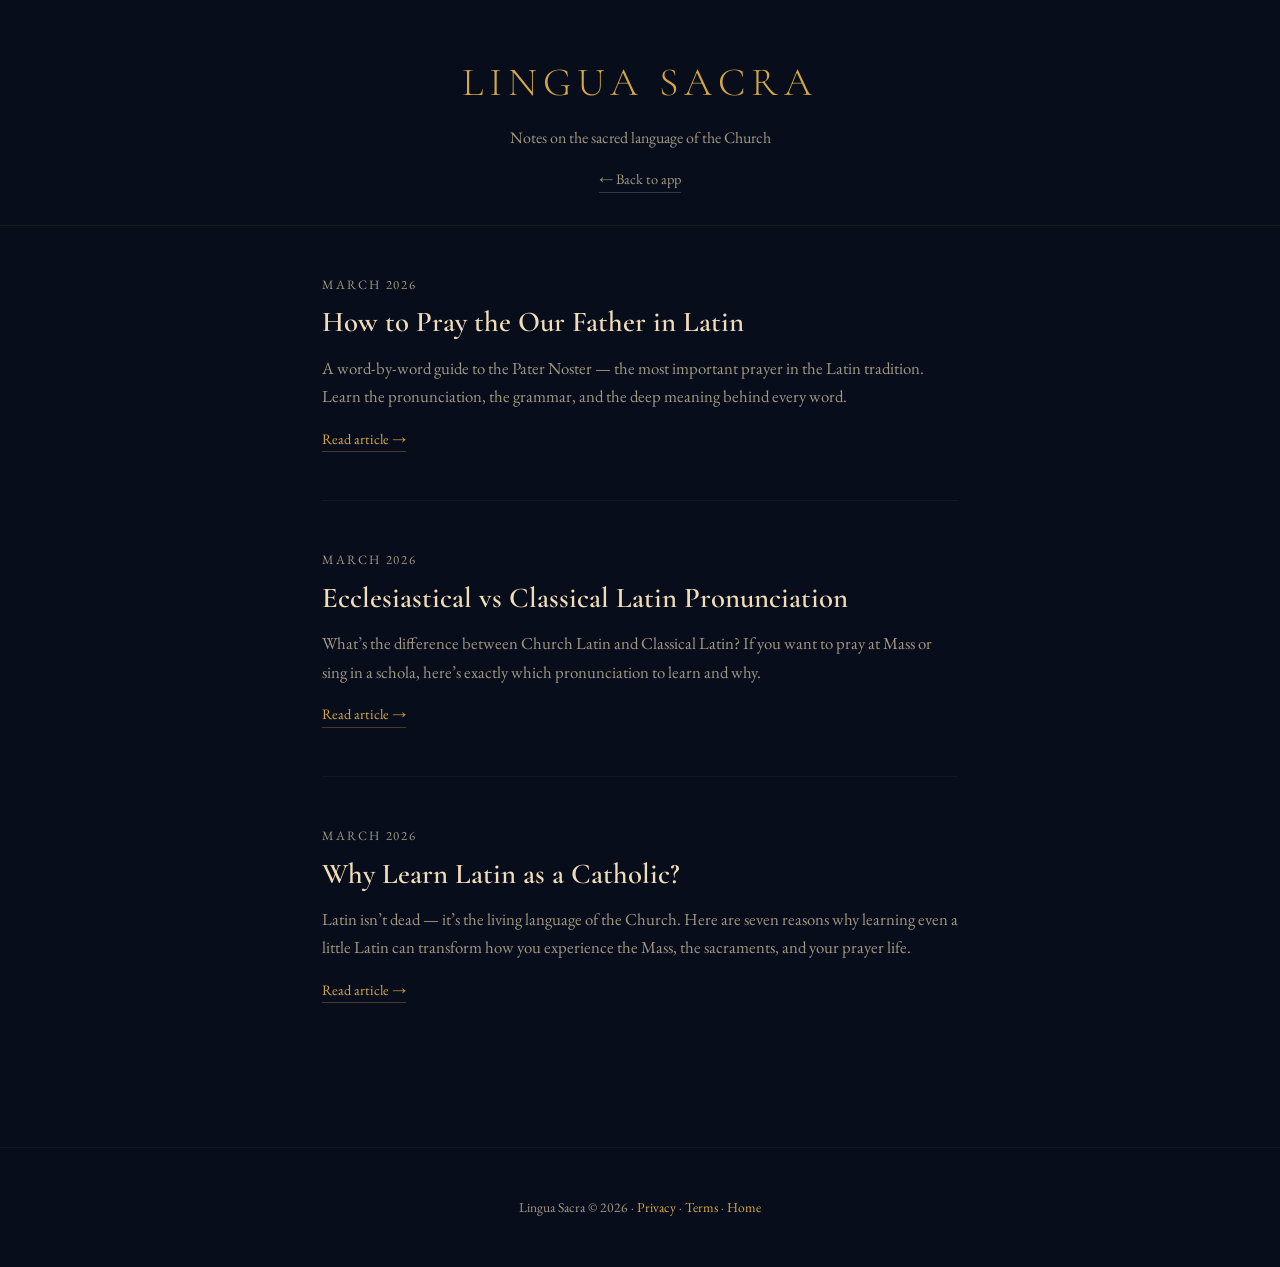
<file: blog/index.html>
<!DOCTYPE html>
<html lang="en">
<head>
<meta charset="UTF-8">
<meta name="viewport" content="width=device-width, initial-scale=1.0">
<title>Blog — Lingua Sacra</title>
<meta name="description" content="Articles on learning Ecclesiastical Latin, Catholic prayer in Latin, and the sacred language of the Church.">
<meta property="og:title" content="Blog — Lingua Sacra">
<meta property="og:description" content="Articles on learning Ecclesiastical Latin, Catholic prayer in Latin, and the sacred language of the Church.">
<meta property="og:type" content="website">
<meta property="og:url" content="https://applinguasacra.com/blog/">
<meta property="og:image" content="https://applinguasacra.com/img/og-image.png">
<meta name="twitter:card" content="summary_large_image">
<meta name="twitter:title" content="Blog — Lingua Sacra">
<meta name="twitter:description" content="Articles on learning Ecclesiastical Latin, Catholic prayer in Latin, and the sacred language of the Church.">
<meta name="twitter:image" content="https://applinguasacra.com/img/og-image.png">
<link rel="canonical" href="https://applinguasacra.com/blog/">
<link rel="icon" type="image/png" sizes="32x32" href="../img/favicon-32.png">
<link href="https://fonts.googleapis.com/css2?family=EB+Garamond:ital,wght@0,400;0,500;0,600;0,700;1,400&family=Cormorant+Garamond:wght@300;400;600;700&display=swap" rel="stylesheet">
<style>
:root{--ink:#080D1C;--navy:#0E1E3E;--gold:#D4A843;--gold-light:#E8C96A;--parchment:#F0DDB8;--stone:#A09880;--crimson:#8B2030}
*{margin:0;padding:0;box-sizing:border-box}
body{background:var(--ink);color:var(--parchment);font-family:'EB Garamond',serif;line-height:1.7;min-height:100vh}
a{color:var(--gold);text-decoration:none}
a:hover{color:var(--gold-light)}
.blog-header{padding:3rem 2rem 2rem;text-align:center;border-bottom:1px solid rgba(212,168,67,0.1)}
.blog-header h1{font-family:'Cormorant Garamond',serif;font-size:2.5rem;font-weight:300;color:var(--gold);letter-spacing:.15em}
.blog-header p{color:var(--stone);margin-top:.5rem;font-size:1rem}
.blog-header .home-link{display:inline-block;margin-top:1rem;font-size:.9rem;color:var(--stone);border-bottom:1px solid rgba(160,152,136,0.3)}
.blog-posts{max-width:700px;margin:0 auto;padding:3rem 2rem}
.blog-card{margin-bottom:3rem;padding-bottom:3rem;border-bottom:1px solid rgba(212,168,67,0.08)}
.blog-card:last-child{border-bottom:none}
.blog-card .date{font-size:.8rem;color:var(--stone);text-transform:uppercase;letter-spacing:.15em}
.blog-card h2{font-family:'Cormorant Garamond',serif;font-size:1.8rem;font-weight:600;margin:.5rem 0 .8rem;line-height:1.3}
.blog-card h2 a{color:var(--parchment)}
.blog-card h2 a:hover{color:var(--gold)}
.blog-card p{color:var(--stone);font-size:1.05rem;line-height:1.7}
.blog-card .read-more{display:inline-block;margin-top:1rem;font-size:.9rem;color:var(--gold);border-bottom:1px solid rgba(212,168,67,0.3)}
.blog-footer{text-align:center;padding:3rem 2rem;color:var(--stone);font-size:.85rem;border-top:1px solid rgba(212,168,67,0.08)}
</style>
<script src="/assets/analytics.js"
        data-posthog-key=""
        data-posthog-host="https://us.i.posthog.com"
        defer></script>
</head>
<body>
<header class="blog-header">
  <h1>LINGUA SACRA</h1>
  <p>Notes on the sacred language of the Church</p>
  <a href="/" class="home-link">&larr; Back to app</a>
</header>
<main class="blog-posts">
  <article class="blog-card">
    <div class="date">March 2026</div>
    <h2><a href="how-to-pray-our-father-in-latin.html">How to Pray the Our Father in Latin</a></h2>
    <p>A word-by-word guide to the Pater Noster &mdash; the most important prayer in the Latin tradition. Learn the pronunciation, the grammar, and the deep meaning behind every word.</p>
    <a href="how-to-pray-our-father-in-latin.html" class="read-more">Read article &rarr;</a>
  </article>
  <article class="blog-card">
    <div class="date">March 2026</div>
    <h2><a href="ecclesiastical-vs-classical-latin.html">Ecclesiastical vs Classical Latin Pronunciation</a></h2>
    <p>What&rsquo;s the difference between Church Latin and Classical Latin? If you want to pray at Mass or sing in a schola, here&rsquo;s exactly which pronunciation to learn and why.</p>
    <a href="ecclesiastical-vs-classical-latin.html" class="read-more">Read article &rarr;</a>
  </article>
  <article class="blog-card">
    <div class="date">March 2026</div>
    <h2><a href="why-learn-latin-as-a-catholic.html">Why Learn Latin as a Catholic?</a></h2>
    <p>Latin isn&rsquo;t dead &mdash; it&rsquo;s the living language of the Church. Here are seven reasons why learning even a little Latin can transform how you experience the Mass, the sacraments, and your prayer life.</p>
    <a href="why-learn-latin-as-a-catholic.html" class="read-more">Read article &rarr;</a>
  </article>
</main>
<footer class="blog-footer">
  <p>Lingua Sacra &copy; 2026 &middot; <a href="/privacy.html">Privacy</a> &middot; <a href="/terms.html">Terms</a> &middot; <a href="/">Home</a></p>
</footer>
</body>
</html>
</file>
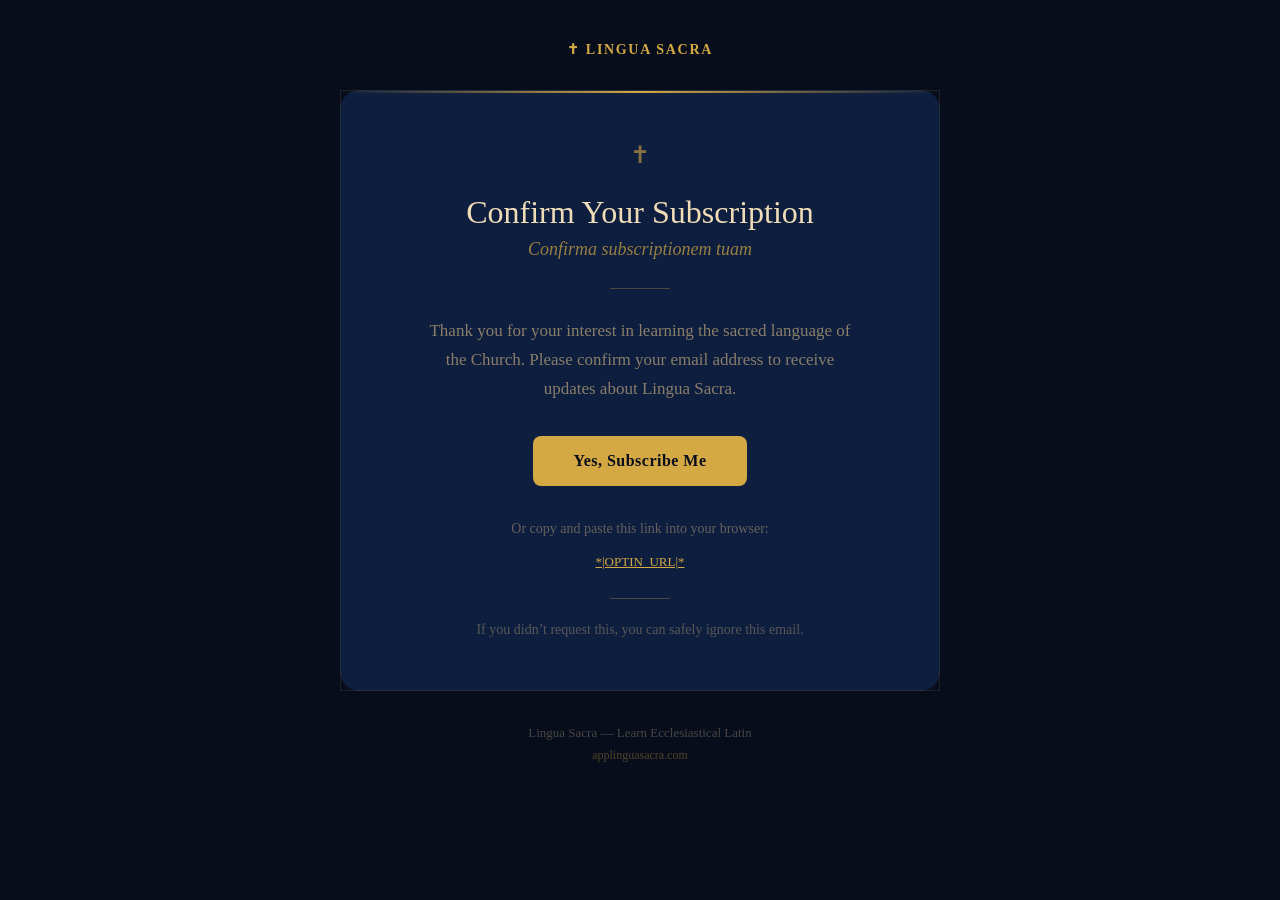
<file: mailchimp-confirm-email.html>
<!DOCTYPE html>
<html lang="en" xmlns="http://www.w3.org/1999/xhtml" xmlns:v="urn:schemas-microsoft-com:vml" xmlns:o="urn:schemas-microsoft-com:office:office">
<head>
  <meta charset="UTF-8">
  <meta name="viewport" content="width=device-width, initial-scale=1.0">
  <meta http-equiv="X-UA-Compatible" content="IE=edge">
  <title>Confirm your subscription — Lingua Sacra</title>
  <!--[if mso]>
  <noscript>
    <xml>
      <o:OfficeDocumentSettings>
        <o:PixelsPerInch>96</o:PixelsPerInch>
      </o:OfficeDocumentSettings>
    </xml>
  </noscript>
  <![endif]-->
  <style>
    /* Reset */
    body, table, td, p, a { -webkit-text-size-adjust: 100%; -ms-text-size-adjust: 100%; }
    table, td { mso-table-lspace: 0pt; mso-table-rspace: 0pt; border-collapse: collapse; }
    img { -ms-interpolation-mode: bicubic; border: 0; outline: none; text-decoration: none; }
    body { margin: 0; padding: 0; width: 100% !important; height: 100% !important; }

    /* Google Fonts import — works in Apple Mail, iOS Mail, Gmail app, Outlook.com */
    @import url('https://fonts.googleapis.com/css2?family=Cormorant+Garamond:ital,wght@0,400;0,600;0,700;1,400&family=EB+Garamond:wght@400;500;600;700&display=swap');

    /* Dark mode support for email clients that respect it */
    @media (prefers-color-scheme: dark) {
      .email-bg { background-color: #080D1C !important; }
      .card-bg { background-color: #0E1E3E !important; }
    }

    /* Mobile adjustments */
    @media only screen and (max-width: 600px) {
      .email-container { width: 100% !important; padding: 16px !important; }
      .card { padding: 32px 24px !important; }
      .headline { font-size: 28px !important; }
      .confirm-btn { padding: 16px 32px !important; }
    }
  </style>
</head>
<body style="margin:0; padding:0; background-color:#080D1C; font-family:'EB Garamond', Georgia, 'Times New Roman', serif;">

  <!-- Preheader text (hidden, shows in email preview) -->
  <div style="display:none; max-height:0; overflow:hidden; mso-hide:all;">
    Confirm your subscription to Lingua Sacra — the sacred language awaits.&nbsp;&zwnj;&nbsp;&zwnj;&nbsp;&zwnj;&nbsp;&zwnj;&nbsp;&zwnj;&nbsp;&zwnj;&nbsp;&zwnj;&nbsp;&zwnj;&nbsp;&zwnj;&nbsp;&zwnj;&nbsp;&zwnj;&nbsp;&zwnj;
  </div>

  <!-- Full-width background wrapper -->
  <table role="presentation" cellpadding="0" cellspacing="0" border="0" width="100%" class="email-bg" style="background-color:#080D1C;">
    <tr>
      <td align="center" style="padding: 40px 16px;">

        <!-- Inner container (max 600px) -->
        <table role="presentation" cellpadding="0" cellspacing="0" border="0" width="600" class="email-container" style="max-width:600px; width:100%;">

          <!-- Logo / Brand -->
          <tr>
            <td align="center" style="padding-bottom: 32px;">
              <span style="font-family:'Cormorant Garamond', Georgia, serif; font-size:14px; font-weight:700; color:#D4A843; letter-spacing:0.12em; text-transform:uppercase;">
                &#10013; Lingua Sacra
              </span>
            </td>
          </tr>

          <!-- Main Card -->
          <tr>
            <td>
              <table role="presentation" cellpadding="0" cellspacing="0" border="0" width="100%" class="card-bg" style="background: #0E1E3E; border: 1px solid rgba(212,168,67,0.12); border-radius: 20px;">

                <!-- Gold top accent line -->
                <tr>
                  <td style="height: 2px; background: linear-gradient(90deg, transparent, #D4A843, transparent); border-radius: 20px 20px 0 0; font-size:0; line-height:0;">&nbsp;</td>
                </tr>

                <!-- Card content -->
                <tr>
                  <td class="card" style="padding: 48px 40px;">

                    <!-- Cross ornament -->
                    <table role="presentation" cellpadding="0" cellspacing="0" border="0" width="100%">
                      <tr>
                        <td align="center" style="padding-bottom: 24px;">
                          <span style="font-size: 24px; color: #D4A843; opacity: 0.6;">&#10013;</span>
                        </td>
                      </tr>
                    </table>

                    <!-- Headline -->
                    <table role="presentation" cellpadding="0" cellspacing="0" border="0" width="100%">
                      <tr>
                        <td align="center" style="padding-bottom: 8px;">
                          <h1 class="headline" style="margin:0; font-family:'Cormorant Garamond', Georgia, serif; font-size:32px; font-weight:400; color:#F0DDB8; line-height:1.2;">
                            Confirm Your Subscription
                          </h1>
                        </td>
                      </tr>
                    </table>

                    <!-- Latin subtitle -->
                    <table role="presentation" cellpadding="0" cellspacing="0" border="0" width="100%">
                      <tr>
                        <td align="center" style="padding-bottom: 28px;">
                          <p style="margin:0; font-family:'Cormorant Garamond', Georgia, serif; font-size:18px; font-style:italic; color:#D4A843; opacity:0.7;">
                            Confirma subscriptionem tuam
                          </p>
                        </td>
                      </tr>
                    </table>

                    <!-- Divider -->
                    <table role="presentation" cellpadding="0" cellspacing="0" border="0" width="100%">
                      <tr>
                        <td align="center" style="padding-bottom: 28px;">
                          <div style="width:60px; height:1px; background-color:#D4A843; opacity:0.3;"></div>
                        </td>
                      </tr>
                    </table>

                    <!-- Body text -->
                    <table role="presentation" cellpadding="0" cellspacing="0" border="0" width="100%">
                      <tr>
                        <td align="center" style="padding-bottom: 32px;">
                          <p style="margin:0; font-family:'EB Garamond', Georgia, serif; font-size:17px; color:#8A7E6A; line-height:1.7; max-width:440px;">
                            Thank you for your interest in learning the sacred language of the Church. Please confirm your email address to receive updates about Lingua Sacra.
                          </p>
                        </td>
                      </tr>
                    </table>

                    <!-- CTA Button -->
                    <table role="presentation" cellpadding="0" cellspacing="0" border="0" width="100%">
                      <tr>
                        <td align="center" style="padding-bottom: 32px;">
                          <!--[if mso]>
                          <v:roundrect xmlns:v="urn:schemas-microsoft-com:vml" xmlns:w="urn:schemas-microsoft-com:office:word" href="*|OPTIN_URL|*" style="height:52px;v-text-anchor:middle;width:240px;" arcsize="15%" fillcolor="#D4A843" stroke="f">
                            <w:anchorlock/>
                            <center style="font-family:'EB Garamond',Georgia,serif;font-size:16px;font-weight:700;color:#080D1C;">Yes, Subscribe Me</center>
                          </v:roundrect>
                          <![endif]-->
                          <!--[if !mso]><!-->
                          <a href="*|OPTIN_URL|*" class="confirm-btn" style="display:inline-block; background-color:#D4A843; color:#080D1C; font-family:'EB Garamond', Georgia, serif; font-size:16px; font-weight:700; text-decoration:none; padding:16px 40px; border-radius:8px; letter-spacing:0.03em; mso-padding-alt:0;">
                            Yes, Subscribe Me
                          </a>
                          <!--<![endif]-->
                        </td>
                      </tr>
                    </table>

                    <!-- Secondary link -->
                    <table role="presentation" cellpadding="0" cellspacing="0" border="0" width="100%">
                      <tr>
                        <td align="center" style="padding-bottom: 12px;">
                          <p style="margin:0; font-family:'EB Garamond', Georgia, serif; font-size:14px; color:#8A7E6A; line-height:1.6; opacity:0.7;">
                            Or copy and paste this link into your browser:
                          </p>
                        </td>
                      </tr>
                      <tr>
                        <td align="center" style="padding-bottom: 28px;">
                          <a href="*|OPTIN_URL|*" style="font-family:'EB Garamond', Georgia, serif; font-size:13px; color:#D4A843; text-decoration:underline; word-break:break-all;">
                            *|OPTIN_URL|*
                          </a>
                        </td>
                      </tr>
                    </table>

                    <!-- Divider -->
                    <table role="presentation" cellpadding="0" cellspacing="0" border="0" width="100%">
                      <tr>
                        <td align="center" style="padding-bottom: 20px;">
                          <div style="width:60px; height:1px; background-color:#D4A843; opacity:0.3;"></div>
                        </td>
                      </tr>
                    </table>

                    <!-- Didn't request note -->
                    <table role="presentation" cellpadding="0" cellspacing="0" border="0" width="100%">
                      <tr>
                        <td align="center">
                          <p style="margin:0; font-family:'EB Garamond', Georgia, serif; font-size:14px; color:#8A7E6A; line-height:1.6; opacity:0.6;">
                            If you didn&rsquo;t request this, you can safely ignore this email.
                          </p>
                        </td>
                      </tr>
                    </table>

                  </td>
                </tr>
              </table>
            </td>
          </tr>

          <!-- Footer -->
          <tr>
            <td align="center" style="padding: 32px 20px 16px;">
              <p style="margin:0; font-family:'EB Garamond', Georgia, serif; font-size:13px; color:#8A7E6A; opacity:0.5; line-height:1.6;">
                Lingua Sacra &mdash; Learn Ecclesiastical Latin
              </p>
              <p style="margin:4px 0 0; font-family:'EB Garamond', Georgia, serif; font-size:12px; color:#8A7E6A; opacity:0.35;">
                <a href="https://applinguasacra.com" style="color:#D4A843; text-decoration:none;">applinguasacra.com</a>
              </p>
            </td>
          </tr>

        </table>
      </td>
    </tr>
  </table>

</body>
</html>
</file>
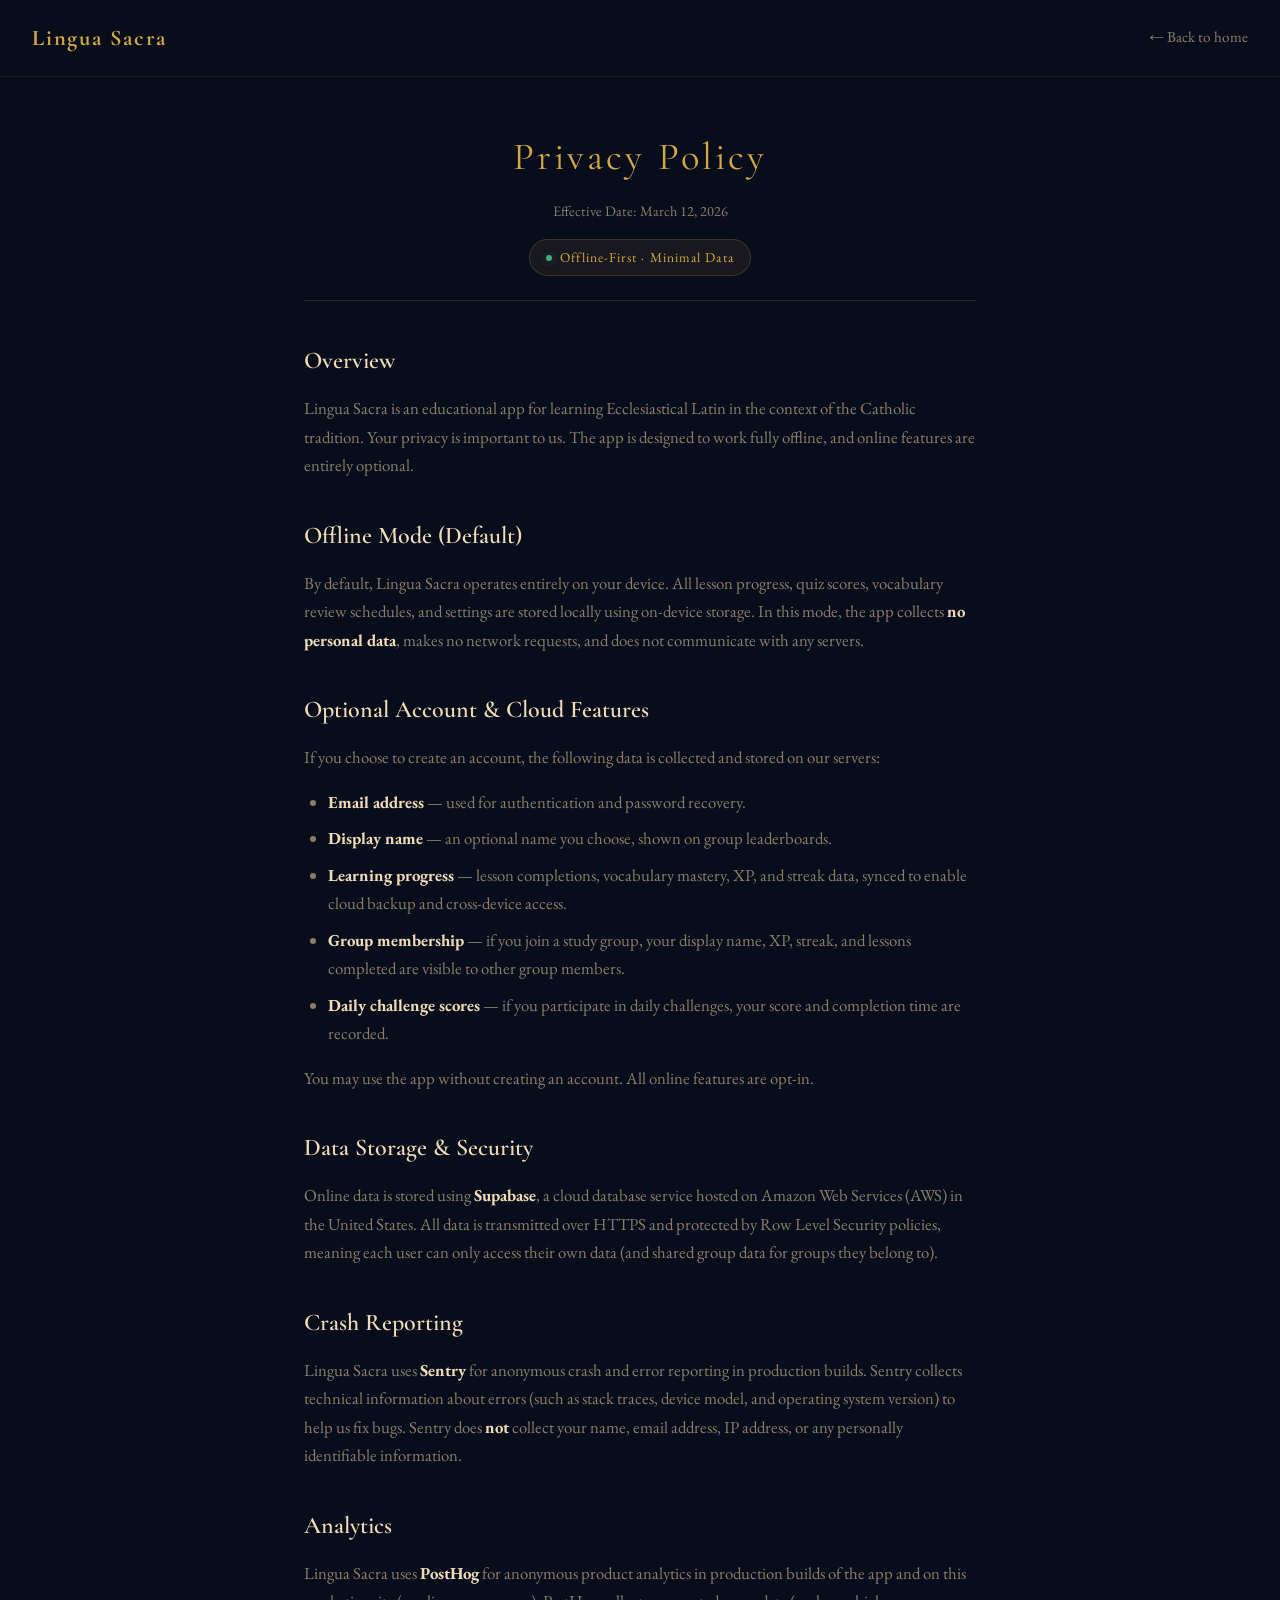
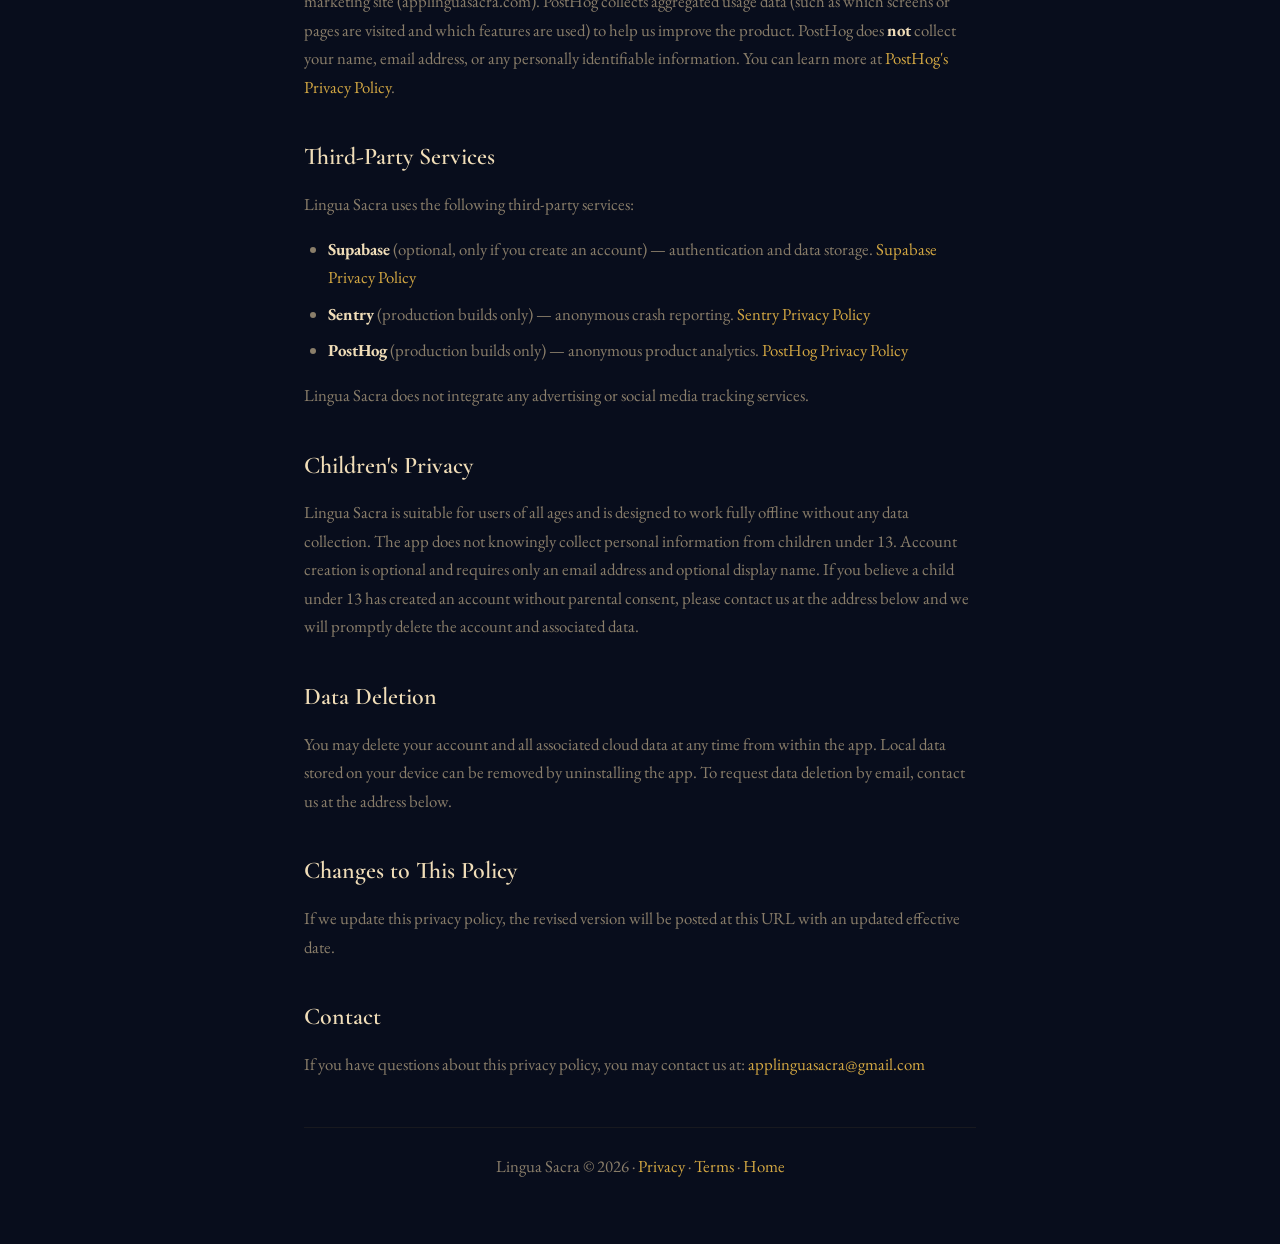
<file: privacy.html>
<!DOCTYPE html>
<html lang="en">
<head>
  <meta charset="UTF-8">
  <meta name="viewport" content="width=device-width, initial-scale=1.0">
  <title>Privacy Policy — Lingua Sacra</title>
  <meta name="description" content="Privacy policy for Lingua Sacra, the Ecclesiastical Latin learning app. Offline-first with minimal data collection.">
  <link rel="canonical" href="https://applinguasacra.com/privacy.html">
  <meta property="og:title" content="Privacy Policy — Lingua Sacra">
  <meta property="og:description" content="Privacy policy for Lingua Sacra. Offline-first with minimal data collection.">
  <meta property="og:type" content="website">
  <meta property="og:url" content="https://applinguasacra.com/privacy.html">
  <link rel="icon" href="./favicon.ico">
  <link href="https://fonts.googleapis.com/css2?family=EB+Garamond:ital,wght@0,400;0,500;0,600;0,700;1,400&family=Cormorant+Garamond:wght@300;400;600;700&display=swap" rel="stylesheet">
  <style>
    :root {
      --navy: #080D1C;
      --navy-mid: #0E1E3E;
      --gold: #D4A843;
      --gold-light: #ECC060;
      --gold-dim: rgba(212,168,67,0.4);
      --parchment: #F0DDB8;
      --stone: #8A7E6A;
    }
    * { margin: 0; padding: 0; box-sizing: border-box; }
    body {
      font-family: 'EB Garamond', Georgia, serif;
      background: var(--navy);
      color: var(--parchment);
      line-height: 1.7;
      -webkit-font-smoothing: antialiased;
    }
    .container {
      max-width: 720px;
      margin: 0 auto;
      padding: 48px 24px;
    }
    nav {
      padding: 1.2rem 2rem;
      display: flex;
      justify-content: space-between;
      align-items: center;
      border-bottom: 1px solid rgba(212,168,67,0.1);
    }
    .nav-logo {
      font-family: 'Cormorant Garamond', serif;
      font-weight: 700;
      font-size: 1.4rem;
      color: var(--gold);
      letter-spacing: .08em;
      text-decoration: none;
    }
    .nav-back {
      font-size: .95rem;
      color: var(--stone);
      text-decoration: none;
      transition: color .3s;
    }
    .nav-back:hover { color: var(--gold); }
    .header {
      text-align: center;
      margin-bottom: 40px;
      padding-bottom: 24px;
      border-bottom: 1px solid rgba(212,168,67,0.15);
    }
    .header h1 {
      font-family: 'Cormorant Garamond', serif;
      font-size: 2.4rem;
      font-weight: 400;
      color: var(--gold);
      letter-spacing: .08em;
      margin-bottom: 8px;
    }
    .header .effective {
      font-size: .9rem;
      color: var(--stone);
      margin-top: 8px;
    }
    .badge {
      display: inline-flex;
      align-items: center;
      gap: .5rem;
      background: rgba(212,168,67,0.08);
      border: 1px solid rgba(212,168,67,0.2);
      color: var(--gold);
      padding: 6px 16px;
      border-radius: 100px;
      font-size: .85rem;
      margin-top: 16px;
      letter-spacing: .08em;
    }
    .badge::before {
      content: '';
      width: 6px;
      height: 6px;
      border-radius: 50%;
      background: #3DAF78;
      box-shadow: 0 0 8px rgba(61,175,120,0.4);
    }
    h2 {
      font-family: 'Cormorant Garamond', serif;
      font-size: 1.5rem;
      font-weight: 600;
      color: var(--parchment);
      margin-top: 36px;
      margin-bottom: 12px;
    }
    p {
      margin-bottom: 16px;
      font-size: 1.05rem;
      color: var(--stone);
      line-height: 1.7;
    }
    strong { color: var(--parchment); }
    a { color: var(--gold); text-decoration: none; transition: opacity .3s; }
    a:hover { opacity: .7; }
    ul {
      margin: 0 0 16px 24px;
      font-size: 1.05rem;
      color: var(--stone);
    }
    li { margin-bottom: 8px; line-height: 1.7; }
    .footer {
      text-align: center;
      margin-top: 48px;
      padding-top: 24px;
      border-top: 1px solid rgba(212,168,67,0.08);
      font-size: .9rem;
      color: var(--stone);
    }
    .footer a { color: var(--gold); }
  </style>
  <script src="/assets/analytics.js"
          data-posthog-key=""
          data-posthog-host="https://us.i.posthog.com"
          defer></script>
</head>
<body>
<nav>
  <a href="/" class="nav-logo">Lingua Sacra</a>
  <a href="/" class="nav-back">&larr; Back to home</a>
</nav>
<div class="container">
  <div class="header">
    <h1>Privacy Policy</h1>
    <div class="effective">Effective Date: March 12, 2026</div>
    <div class="badge">Offline-First &middot; Minimal Data</div>
  </div>

  <h2>Overview</h2>
  <p>Lingua Sacra is an educational app for learning Ecclesiastical Latin in the context of the Catholic tradition. Your privacy is important to us. The app is designed to work fully offline, and online features are entirely optional.</p>

  <h2>Offline Mode (Default)</h2>
  <p>By default, Lingua Sacra operates entirely on your device. All lesson progress, quiz scores, vocabulary review schedules, and settings are stored locally using on-device storage. In this mode, the app collects <strong>no personal data</strong>, makes no network requests, and does not communicate with any servers.</p>

  <h2>Optional Account &amp; Cloud Features</h2>
  <p>If you choose to create an account, the following data is collected and stored on our servers:</p>
  <ul>
    <li><strong>Email address</strong> — used for authentication and password recovery.</li>
    <li><strong>Display name</strong> — an optional name you choose, shown on group leaderboards.</li>
    <li><strong>Learning progress</strong> — lesson completions, vocabulary mastery, XP, and streak data, synced to enable cloud backup and cross-device access.</li>
    <li><strong>Group membership</strong> — if you join a study group, your display name, XP, streak, and lessons completed are visible to other group members.</li>
    <li><strong>Daily challenge scores</strong> — if you participate in daily challenges, your score and completion time are recorded.</li>
  </ul>
  <p>You may use the app without creating an account. All online features are opt-in.</p>

  <h2>Data Storage &amp; Security</h2>
  <p>Online data is stored using <strong>Supabase</strong>, a cloud database service hosted on Amazon Web Services (AWS) in the United States. All data is transmitted over HTTPS and protected by Row Level Security policies, meaning each user can only access their own data (and shared group data for groups they belong to).</p>

  <h2>Crash Reporting</h2>
  <p>Lingua Sacra uses <strong>Sentry</strong> for anonymous crash and error reporting in production builds. Sentry collects technical information about errors (such as stack traces, device model, and operating system version) to help us fix bugs. Sentry does <strong>not</strong> collect your name, email address, IP address, or any personally identifiable information.</p>

  <h2>Analytics</h2>
  <p>Lingua Sacra uses <strong>PostHog</strong> for anonymous product analytics in production builds of the app and on this marketing site (applinguasacra.com). PostHog collects aggregated usage data (such as which screens or pages are visited and which features are used) to help us improve the product. PostHog does <strong>not</strong> collect your name, email address, or any personally identifiable information. You can learn more at <a href="https://posthog.com/privacy">PostHog's Privacy Policy</a>.</p>

  <h2>Third-Party Services</h2>
  <p>Lingua Sacra uses the following third-party services:</p>
  <ul>
    <li><strong>Supabase</strong> (optional, only if you create an account) — authentication and data storage. <a href="https://supabase.com/privacy">Supabase Privacy Policy</a></li>
    <li><strong>Sentry</strong> (production builds only) — anonymous crash reporting. <a href="https://sentry.io/privacy/">Sentry Privacy Policy</a></li>
    <li><strong>PostHog</strong> (production builds only) — anonymous product analytics. <a href="https://posthog.com/privacy">PostHog Privacy Policy</a></li>
  </ul>
  <p>Lingua Sacra does not integrate any advertising or social media tracking services.</p>

  <h2>Children's Privacy</h2>
  <p>Lingua Sacra is suitable for users of all ages and is designed to work fully offline without any data collection. The app does not knowingly collect personal information from children under 13. Account creation is optional and requires only an email address and optional display name. If you believe a child under 13 has created an account without parental consent, please contact us at the address below and we will promptly delete the account and associated data.</p>

  <h2>Data Deletion</h2>
  <p>You may delete your account and all associated cloud data at any time from within the app. Local data stored on your device can be removed by uninstalling the app. To request data deletion by email, contact us at the address below.</p>

  <h2>Changes to This Policy</h2>
  <p>If we update this privacy policy, the revised version will be posted at this URL with an updated effective date.</p>

  <h2>Contact</h2>
  <p>If you have questions about this privacy policy, you may contact us at: <a href="mailto:applinguasacra@gmail.com">applinguasacra@gmail.com</a></p>

  <div class="footer">
    <p>Lingua Sacra &copy; 2026 &middot; <a href="privacy.html">Privacy</a> &middot; <a href="terms.html">Terms</a> &middot; <a href="/">Home</a></p>
  </div>
</div>
</body>
</html>
</file>
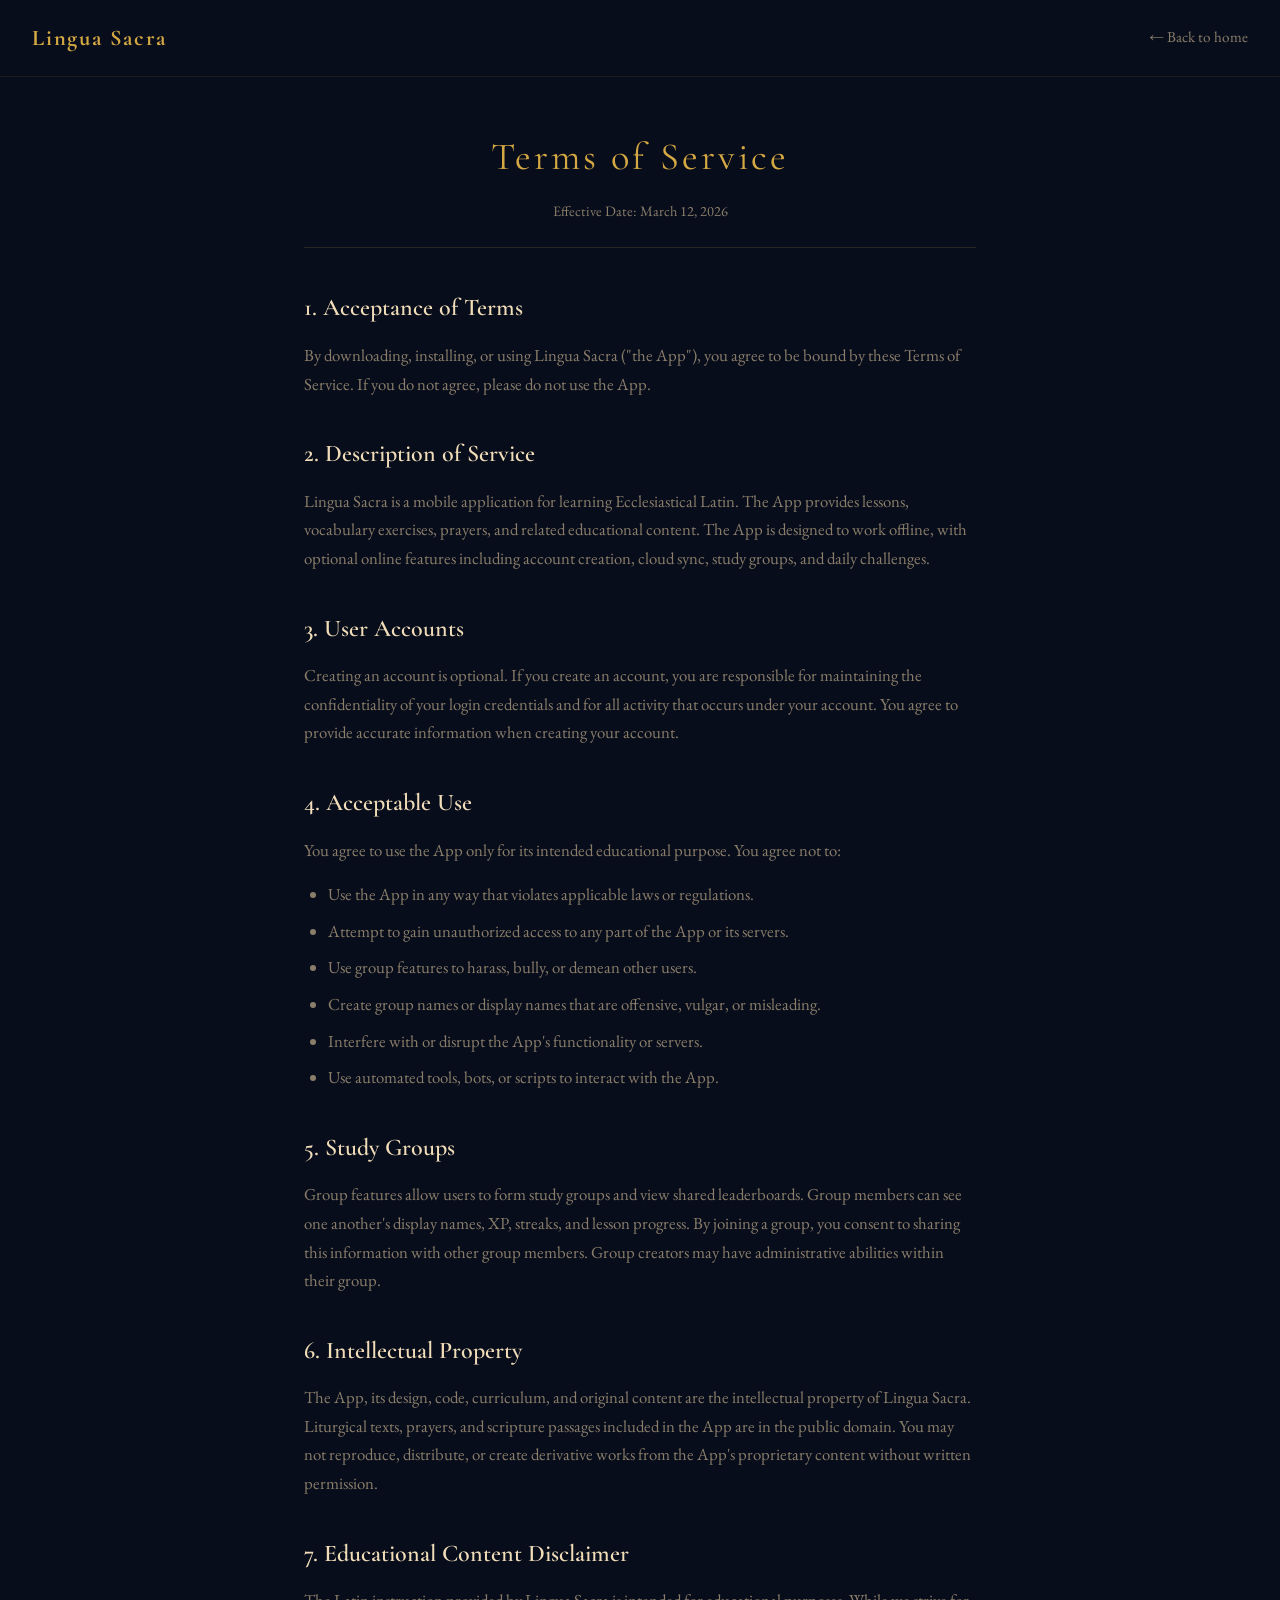
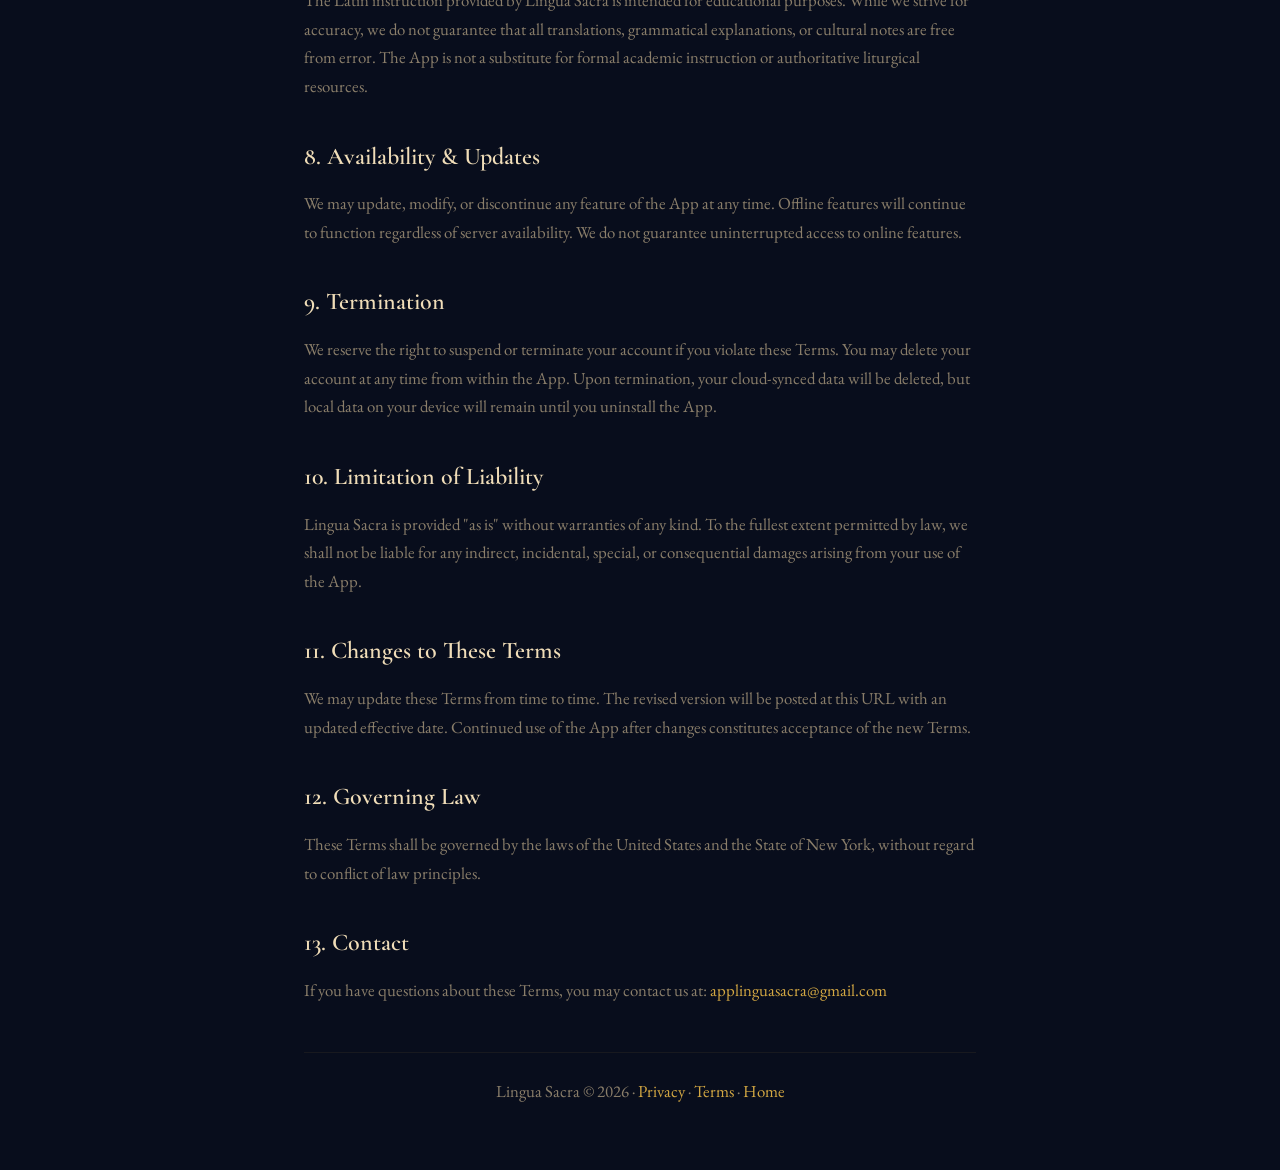
<file: terms.html>
<!DOCTYPE html>
<html lang="en">
<head>
  <meta charset="UTF-8">
  <meta name="viewport" content="width=device-width, initial-scale=1.0">
  <title>Terms of Service — Lingua Sacra</title>
  <meta name="description" content="Terms of Service for Lingua Sacra, the Ecclesiastical Latin learning app.">
  <link rel="canonical" href="https://applinguasacra.com/terms.html">
  <meta property="og:title" content="Terms of Service — Lingua Sacra">
  <meta property="og:description" content="Terms of Service for Lingua Sacra, the Ecclesiastical Latin learning app.">
  <meta property="og:type" content="website">
  <meta property="og:url" content="https://applinguasacra.com/terms.html">
  <link rel="icon" href="./favicon.ico">
  <link href="https://fonts.googleapis.com/css2?family=EB+Garamond:ital,wght@0,400;0,500;0,600;0,700;1,400&family=Cormorant+Garamond:wght@300;400;600;700&display=swap" rel="stylesheet">
  <style>
    :root {
      --navy: #080D1C;
      --navy-mid: #0E1E3E;
      --gold: #D4A843;
      --gold-light: #ECC060;
      --gold-dim: rgba(212,168,67,0.4);
      --parchment: #F0DDB8;
      --stone: #8A7E6A;
    }
    * { margin: 0; padding: 0; box-sizing: border-box; }
    body {
      font-family: 'EB Garamond', Georgia, serif;
      background: var(--navy);
      color: var(--parchment);
      line-height: 1.7;
      -webkit-font-smoothing: antialiased;
    }
    .container {
      max-width: 720px;
      margin: 0 auto;
      padding: 48px 24px;
    }
    nav {
      padding: 1.2rem 2rem;
      display: flex;
      justify-content: space-between;
      align-items: center;
      border-bottom: 1px solid rgba(212,168,67,0.1);
    }
    .nav-logo {
      font-family: 'Cormorant Garamond', serif;
      font-weight: 700;
      font-size: 1.4rem;
      color: var(--gold);
      letter-spacing: .08em;
      text-decoration: none;
    }
    .nav-back {
      font-size: .95rem;
      color: var(--stone);
      text-decoration: none;
      transition: color .3s;
    }
    .nav-back:hover { color: var(--gold); }
    .header {
      text-align: center;
      margin-bottom: 40px;
      padding-bottom: 24px;
      border-bottom: 1px solid rgba(212,168,67,0.15);
    }
    .header h1 {
      font-family: 'Cormorant Garamond', serif;
      font-size: 2.4rem;
      font-weight: 400;
      color: var(--gold);
      letter-spacing: .08em;
      margin-bottom: 8px;
    }
    .header .effective {
      font-size: .9rem;
      color: var(--stone);
      margin-top: 8px;
    }
    h2 {
      font-family: 'Cormorant Garamond', serif;
      font-size: 1.5rem;
      font-weight: 600;
      color: var(--parchment);
      margin-top: 36px;
      margin-bottom: 12px;
    }
    p {
      margin-bottom: 16px;
      font-size: 1.05rem;
      color: var(--stone);
      line-height: 1.7;
    }
    strong { color: var(--parchment); }
    a { color: var(--gold); text-decoration: none; transition: opacity .3s; }
    a:hover { opacity: .7; }
    ul {
      margin: 0 0 16px 24px;
      font-size: 1.05rem;
      color: var(--stone);
    }
    li { margin-bottom: 8px; line-height: 1.7; }
    .footer {
      text-align: center;
      margin-top: 48px;
      padding-top: 24px;
      border-top: 1px solid rgba(212,168,67,0.08);
      font-size: .9rem;
      color: var(--stone);
    }
    .footer a { color: var(--gold); }
  </style>
  <script src="/assets/analytics.js"
          data-posthog-key=""
          data-posthog-host="https://us.i.posthog.com"
          defer></script>
</head>
<body>
<nav>
  <a href="/" class="nav-logo">Lingua Sacra</a>
  <a href="/" class="nav-back">&larr; Back to home</a>
</nav>
<div class="container">
  <div class="header">
    <h1>Terms of Service</h1>
    <div class="effective">Effective Date: March 12, 2026</div>
  </div>

  <h2>1. Acceptance of Terms</h2>
  <p>By downloading, installing, or using Lingua Sacra ("the App"), you agree to be bound by these Terms of Service. If you do not agree, please do not use the App.</p>

  <h2>2. Description of Service</h2>
  <p>Lingua Sacra is a mobile application for learning Ecclesiastical Latin. The App provides lessons, vocabulary exercises, prayers, and related educational content. The App is designed to work offline, with optional online features including account creation, cloud sync, study groups, and daily challenges.</p>

  <h2>3. User Accounts</h2>
  <p>Creating an account is optional. If you create an account, you are responsible for maintaining the confidentiality of your login credentials and for all activity that occurs under your account. You agree to provide accurate information when creating your account.</p>

  <h2>4. Acceptable Use</h2>
  <p>You agree to use the App only for its intended educational purpose. You agree not to:</p>
  <ul>
    <li>Use the App in any way that violates applicable laws or regulations.</li>
    <li>Attempt to gain unauthorized access to any part of the App or its servers.</li>
    <li>Use group features to harass, bully, or demean other users.</li>
    <li>Create group names or display names that are offensive, vulgar, or misleading.</li>
    <li>Interfere with or disrupt the App's functionality or servers.</li>
    <li>Use automated tools, bots, or scripts to interact with the App.</li>
  </ul>

  <h2>5. Study Groups</h2>
  <p>Group features allow users to form study groups and view shared leaderboards. Group members can see one another's display names, XP, streaks, and lesson progress. By joining a group, you consent to sharing this information with other group members. Group creators may have administrative abilities within their group.</p>

  <h2>6. Intellectual Property</h2>
  <p>The App, its design, code, curriculum, and original content are the intellectual property of Lingua Sacra. Liturgical texts, prayers, and scripture passages included in the App are in the public domain. You may not reproduce, distribute, or create derivative works from the App's proprietary content without written permission.</p>

  <h2>7. Educational Content Disclaimer</h2>
  <p>The Latin instruction provided by Lingua Sacra is intended for educational purposes. While we strive for accuracy, we do not guarantee that all translations, grammatical explanations, or cultural notes are free from error. The App is not a substitute for formal academic instruction or authoritative liturgical resources.</p>

  <h2>8. Availability &amp; Updates</h2>
  <p>We may update, modify, or discontinue any feature of the App at any time. Offline features will continue to function regardless of server availability. We do not guarantee uninterrupted access to online features.</p>

  <h2>9. Termination</h2>
  <p>We reserve the right to suspend or terminate your account if you violate these Terms. You may delete your account at any time from within the App. Upon termination, your cloud-synced data will be deleted, but local data on your device will remain until you uninstall the App.</p>

  <h2>10. Limitation of Liability</h2>
  <p>Lingua Sacra is provided "as is" without warranties of any kind. To the fullest extent permitted by law, we shall not be liable for any indirect, incidental, special, or consequential damages arising from your use of the App.</p>

  <h2>11. Changes to These Terms</h2>
  <p>We may update these Terms from time to time. The revised version will be posted at this URL with an updated effective date. Continued use of the App after changes constitutes acceptance of the new Terms.</p>

  <h2>12. Governing Law</h2>
  <p>These Terms shall be governed by the laws of the United States and the State of New York, without regard to conflict of law principles.</p>

  <h2>13. Contact</h2>
  <p>If you have questions about these Terms, you may contact us at: <a href="mailto:applinguasacra@gmail.com">applinguasacra@gmail.com</a></p>

  <div class="footer">
    <p>Lingua Sacra &copy; 2026 &middot; <a href="privacy.html">Privacy</a> &middot; <a href="terms.html">Terms</a> &middot; <a href="/">Home</a></p>
  </div>
</div>
</body>
</html>
</file>
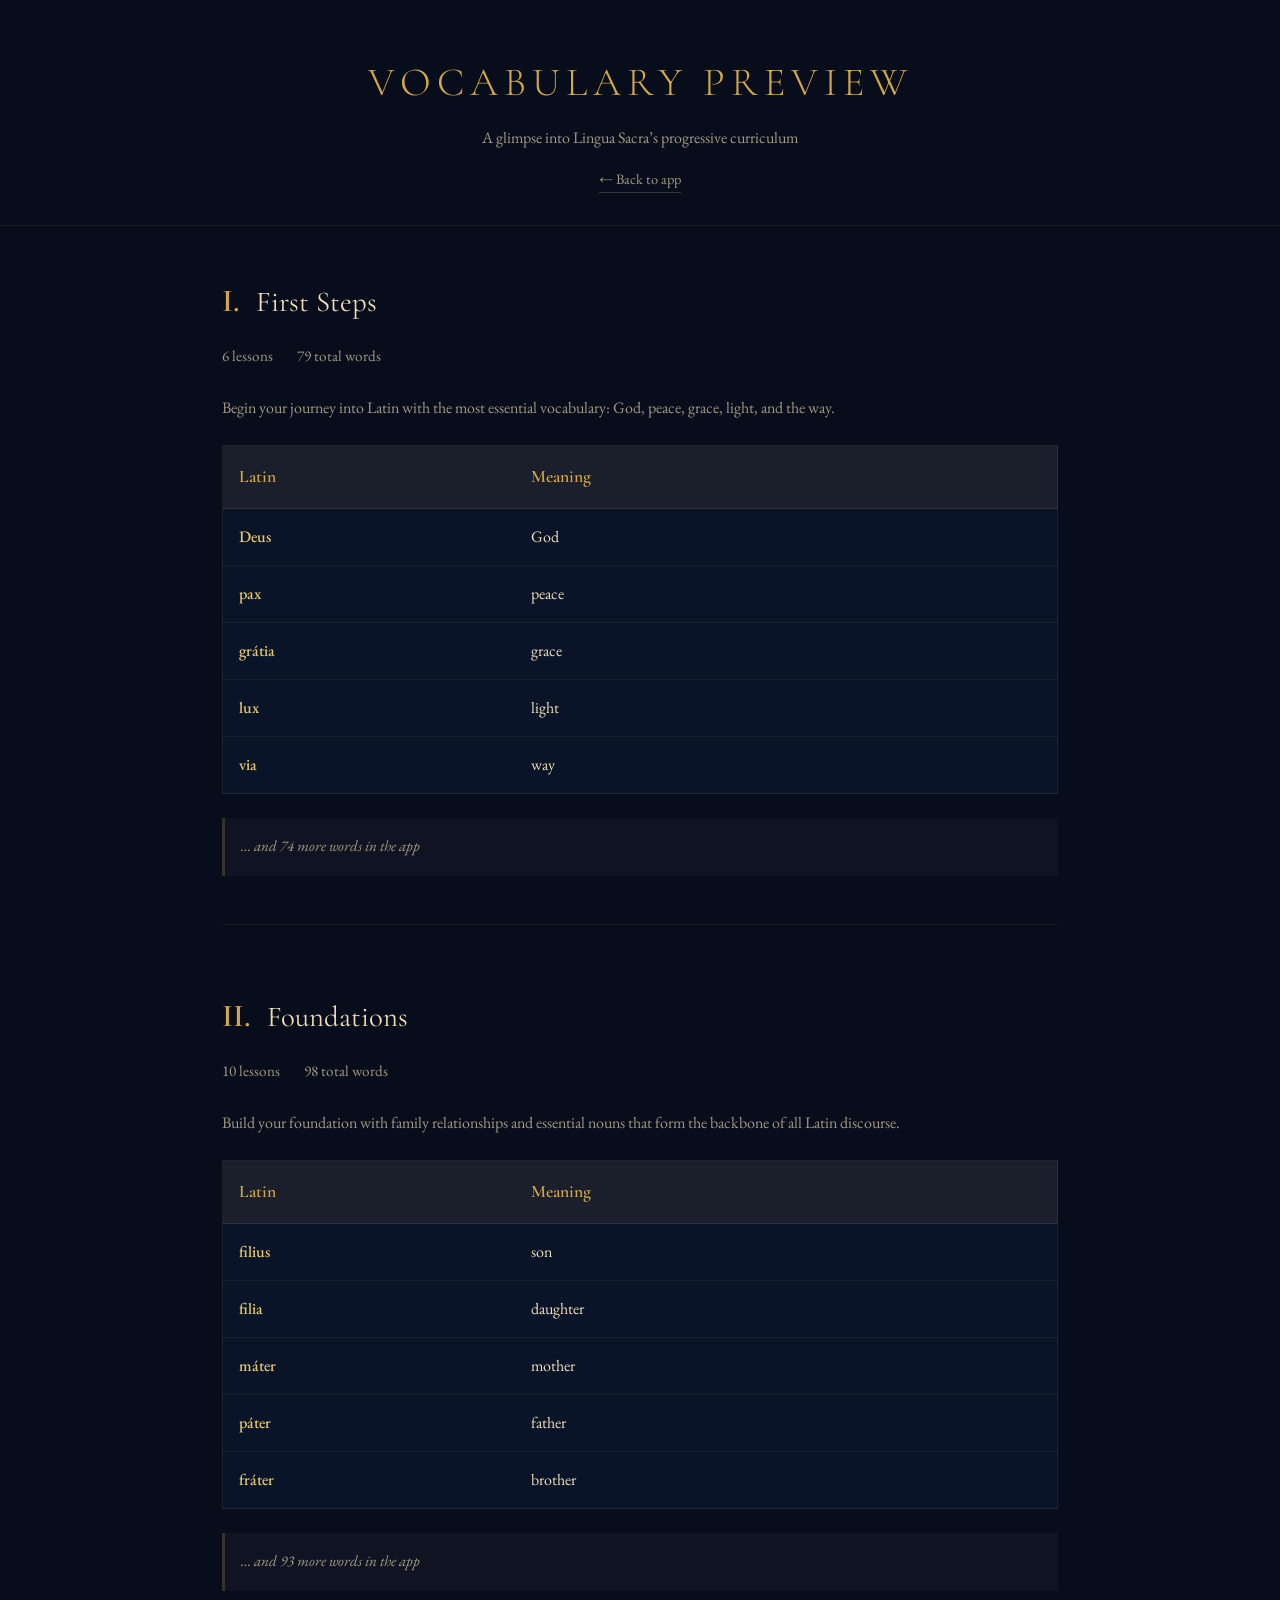
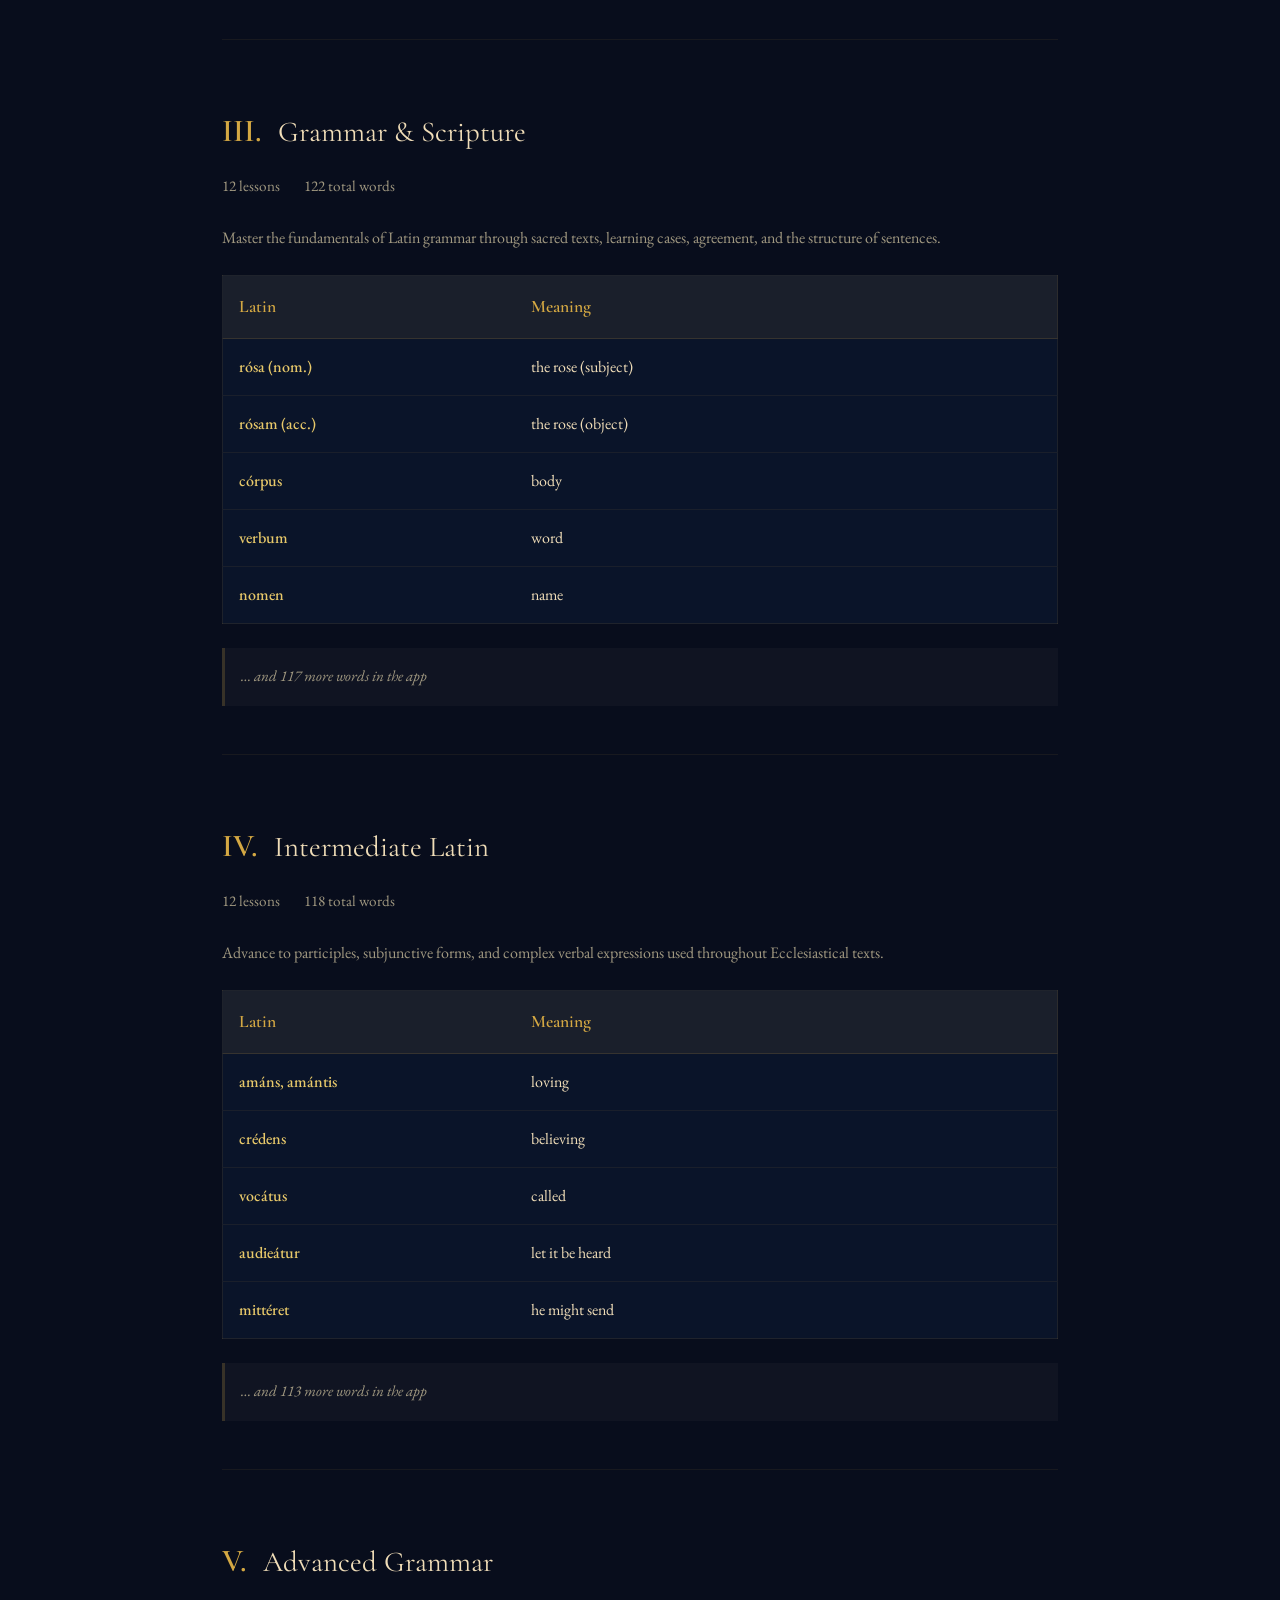
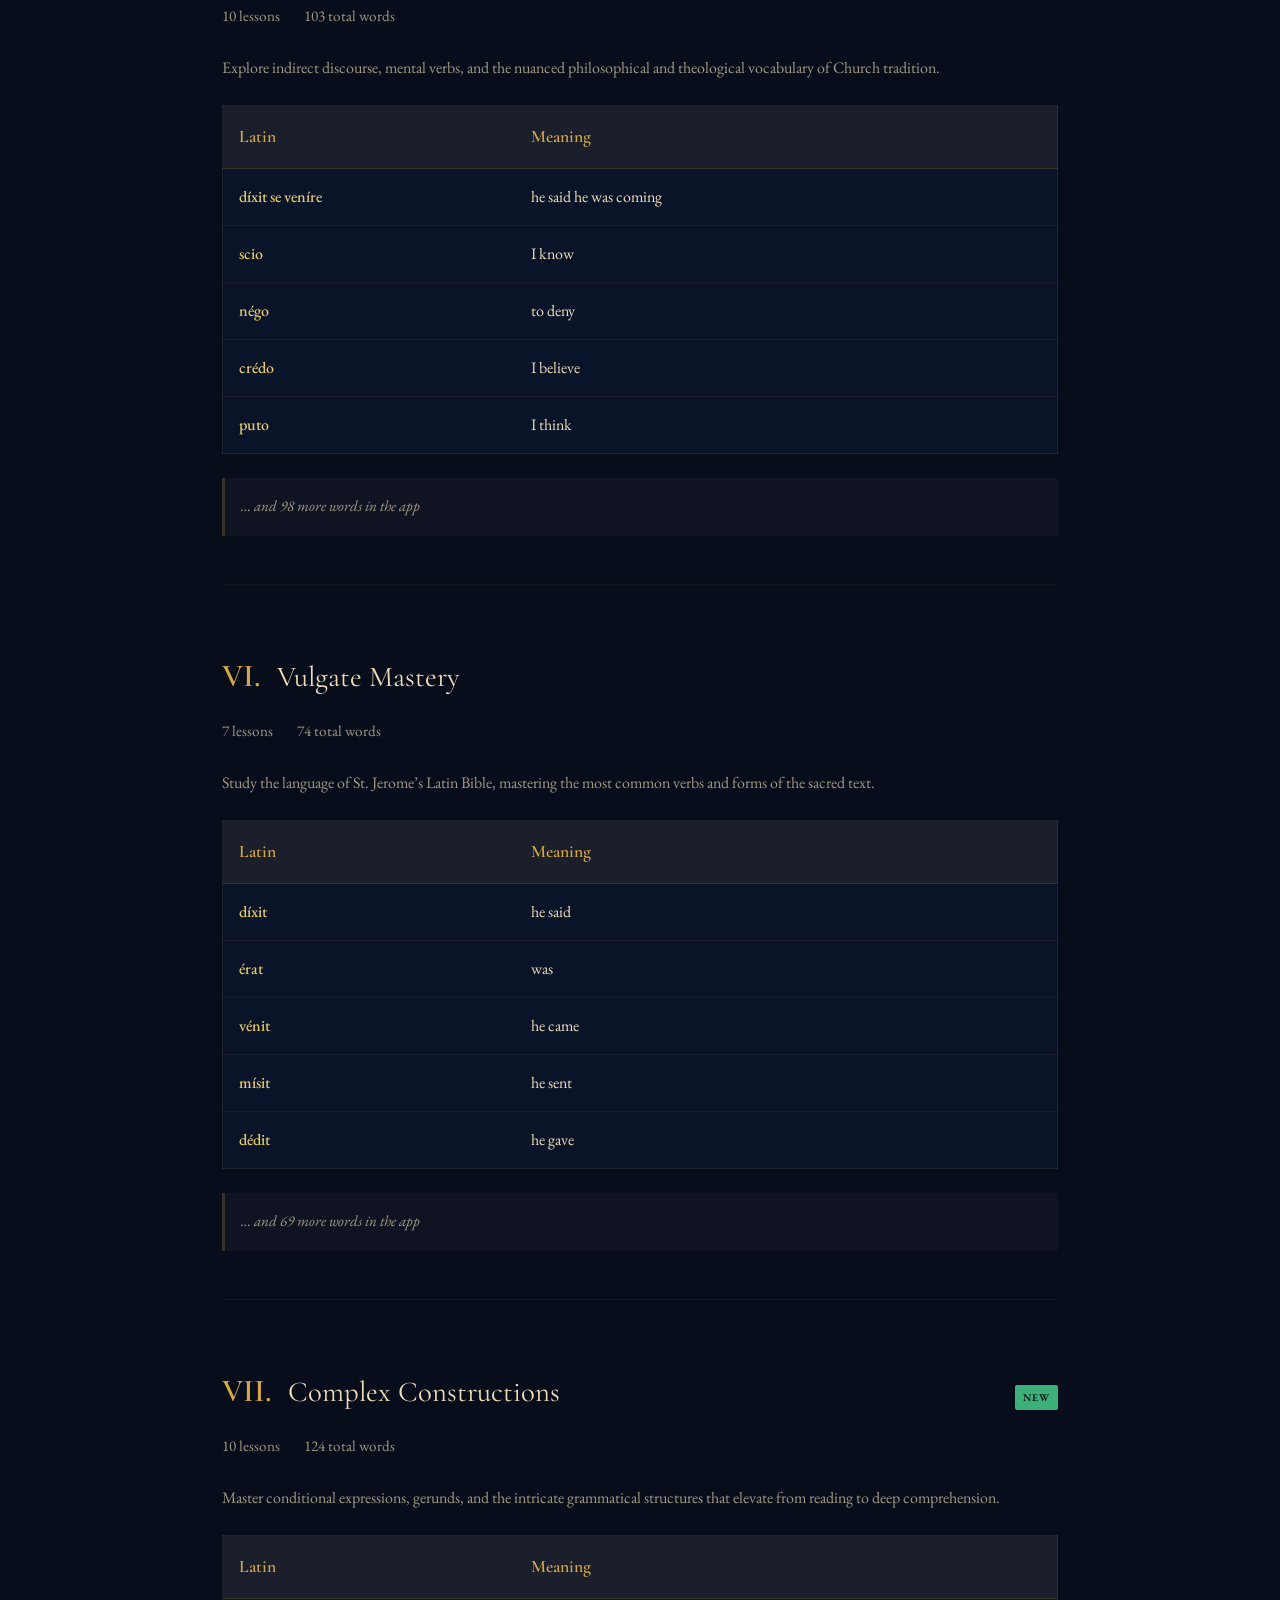
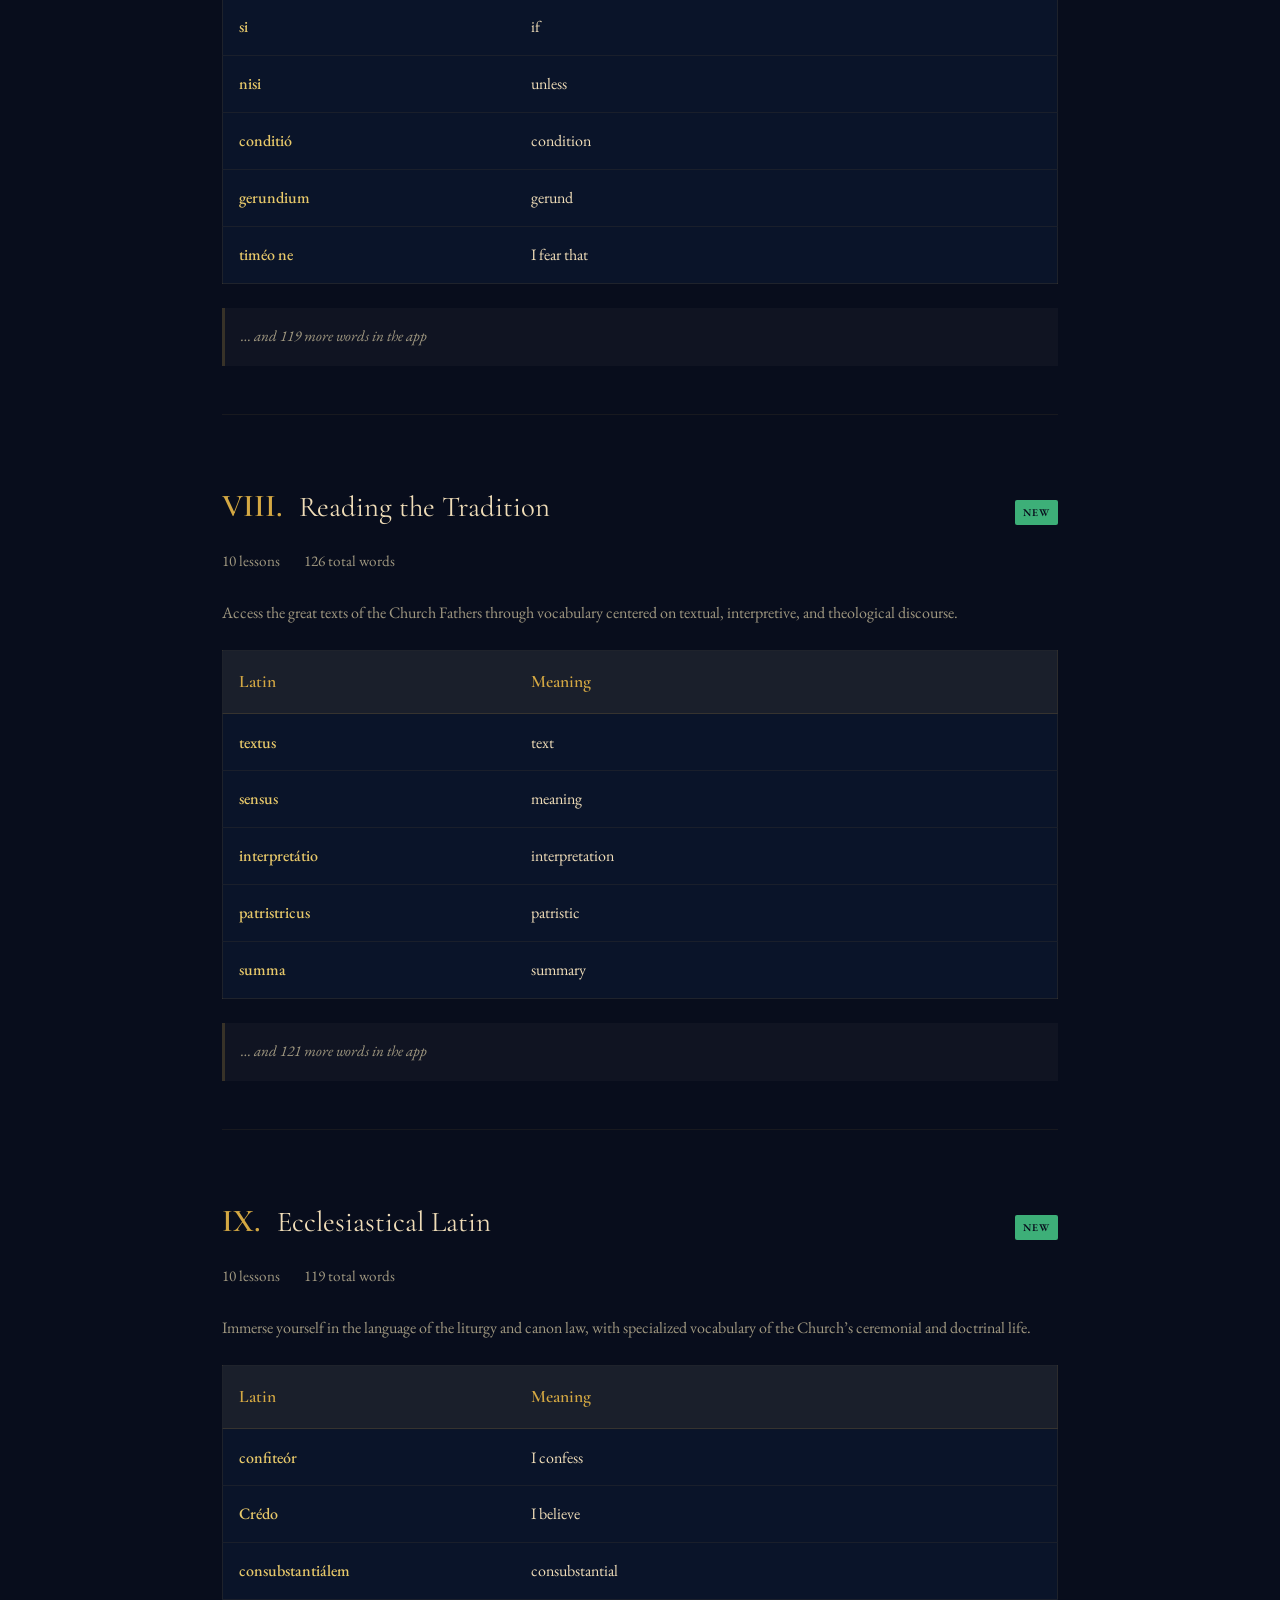
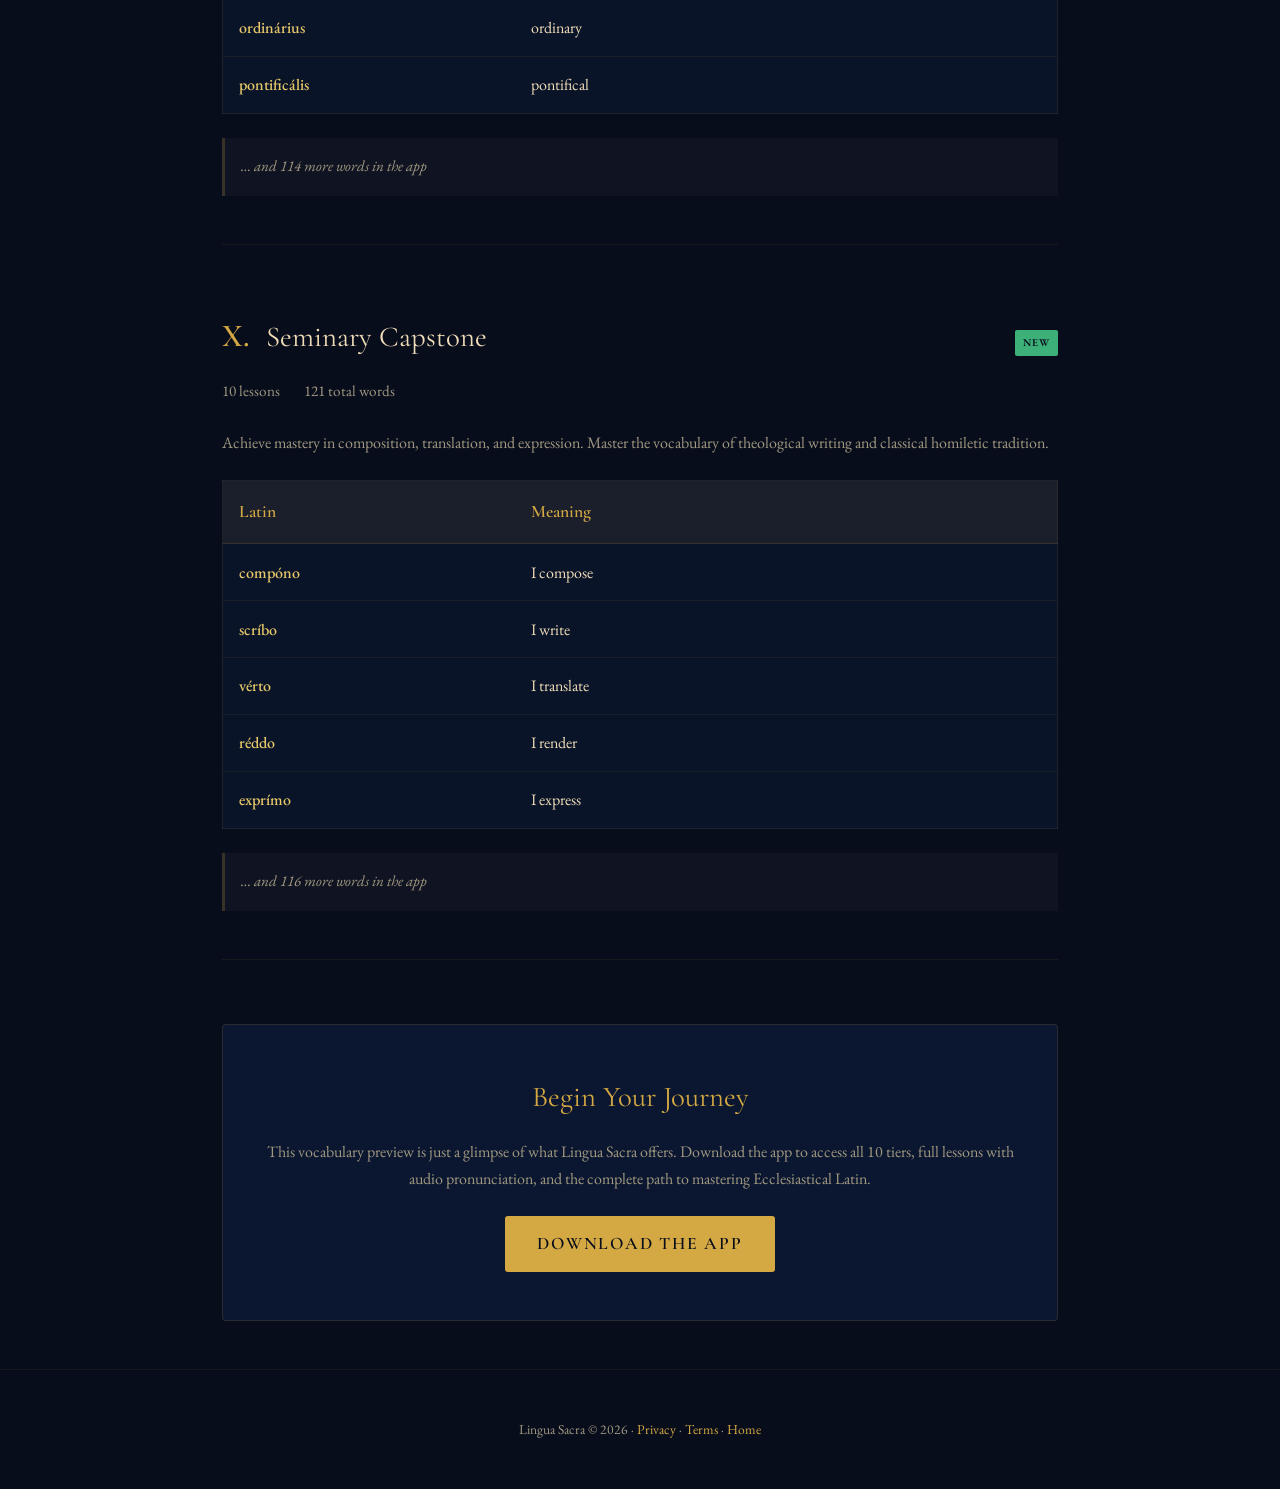
<file: vocabulary.html>
<!DOCTYPE html>
<html lang="en">
<head>
<meta charset="UTF-8">
<meta name="viewport" content="width=device-width, initial-scale=1.0">
<title>Vocabulary Preview — Lingua Sacra</title>
<meta name="description" content="Explore a sample of the vocabulary taught in Lingua Sacra across 10 progressive tiers, from first steps through seminary capstone.">
<meta property="og:title" content="Vocabulary Preview — Lingua Sacra">
<meta property="og:description" content="A glimpse into the sacred language curriculum. 10 tiers of Ecclesiastical Latin vocabulary.">
<meta property="og:type" content="website">
<meta property="og:url" content="https://applinguasacra.com/vocabulary.html">
<meta property="og:image" content="https://applinguasacra.com/img/og-image.png">
<meta name="twitter:card" content="summary_large_image">
<meta name="twitter:title" content="Vocabulary Preview — Lingua Sacra">
<meta name="twitter:description" content="A glimpse into the sacred language curriculum. 10 tiers of Ecclesiastical Latin vocabulary.">
<meta name="twitter:image" content="https://applinguasacra.com/img/og-image.png">
<link rel="canonical" href="https://applinguasacra.com/vocabulary.html">
<link rel="icon" href="./favicon.ico">
<link href="https://fonts.googleapis.com/css2?family=EB+Garamond:ital,wght@0,400;0,500;0,600;0,700;1,400&family=Cormorant+Garamond:wght@300;400;600;700&display=swap" rel="stylesheet">
<style>
:root{
  --ink:#080D1C;
  --navy:#0E1E3E;
  --gold:#D4A843;
  --gold-light:#E8C96A;
  --parchment:#F0DDB8;
  --stone:#A09880;
  --crimson:#8B2030;
  --green:#3DAF78
}

*{
  margin:0;
  padding:0;
  box-sizing:border-box
}

body{
  background:var(--ink);
  color:var(--parchment);
  font-family:'EB Garamond',serif;
  line-height:1.7;
  min-height:100vh
}

a{
  color:var(--gold);
  text-decoration:none
}

a:hover{
  color:var(--gold-light)
}

.header{
  padding:3rem 2rem 2rem;
  text-align:center;
  border-bottom:1px solid rgba(212,168,67,0.1)
}

.header h1{
  font-family:'Cormorant Garamond',serif;
  font-size:2.5rem;
  font-weight:300;
  color:var(--gold);
  letter-spacing:.15em;
  margin-bottom:.25rem
}

.header p{
  color:var(--stone);
  margin-top:.5rem;
  font-size:1rem
}

.header .home-link{
  display:inline-block;
  margin-top:1rem;
  font-size:.9rem;
  color:var(--stone);
  border-bottom:1px solid rgba(160,152,136,0.3);
  transition:color 0.3s ease
}

.header .home-link:hover{
  color:var(--gold)
}

.content{
  max-width:900px;
  margin:0 auto;
  padding:3rem 2rem
}

.tier-section{
  margin-bottom:4rem;
  padding-bottom:3rem;
  border-bottom:1px solid rgba(212,168,67,0.08)
}

.tier-section:last-of-type{
  border-bottom:none
}

.tier-header{
  display:flex;
  align-items:baseline;
  gap:1rem;
  margin-bottom:1rem
}

.tier-number{
  font-family:'Cormorant Garamond',serif;
  font-size:2rem;
  font-weight:600;
  color:var(--gold)
}

.tier-title{
  font-family:'Cormorant Garamond',serif;
  font-size:1.8rem;
  font-weight:400;
  color:var(--parchment)
}

.tier-badge{
  display:inline-block;
  background:var(--green);
  color:var(--ink);
  font-size:.65rem;
  font-weight:600;
  padding:.25rem .5rem;
  border-radius:2px;
  text-transform:uppercase;
  letter-spacing:.1em;
  margin-left:auto
}

.tier-meta{
  display:flex;
  gap:1.5rem;
  margin-bottom:1.5rem;
  font-size:.95rem;
  color:var(--stone)
}

.tier-description{
  color:var(--stone);
  margin-bottom:1.5rem;
  font-size:1rem;
  line-height:1.7
}

.vocab-table{
  width:100%;
  margin-bottom:1.5rem;
  border-collapse:collapse;
  background:rgba(14,30,62,0.4);
  border:1px solid rgba(212,168,67,0.1)
}

.vocab-table th{
  background:rgba(212,168,67,0.08);
  color:var(--gold);
  padding:1rem;
  text-align:left;
  font-weight:600;
  font-family:'Cormorant Garamond',serif;
  font-size:1.1rem;
  border-bottom:1px solid rgba(212,168,67,0.15)
}

.vocab-table td{
  padding:0.9rem 1rem;
  border-bottom:1px solid rgba(212,168,67,0.08)
}

.vocab-table tr:last-child td{
  border-bottom:none
}

.vocab-latin{
  color:var(--gold-light);
  font-weight:500;
  width:35%
}

.vocab-english{
  color:var(--parchment);
  width:65%
}

.tier-footnote{
  color:var(--stone);
  font-size:.95rem;
  font-style:italic;
  padding:1rem;
  background:rgba(160,152,136,0.05);
  border-left:3px solid rgba(212,168,67,0.2)
}

.cta-section{
  margin-top:4rem;
  padding:3rem 2rem;
  background:rgba(14,30,62,0.6);
  border:1px solid rgba(212,168,67,0.15);
  text-align:center;
  border-radius:4px
}

.cta-section h2{
  font-family:'Cormorant Garamond',serif;
  font-size:1.8rem;
  font-weight:400;
  color:var(--gold);
  margin-bottom:1rem
}

.cta-section p{
  color:var(--stone);
  margin-bottom:1.5rem;
  font-size:1rem
}

.cta-button{
  display:inline-block;
  background:var(--gold);
  color:var(--ink);
  padding:.8rem 2rem;
  font-family:'Cormorant Garamond',serif;
  font-size:1.1rem;
  font-weight:600;
  letter-spacing:.1em;
  border-radius:3px;
  transition:all 0.3s ease
}

.cta-button:hover{
  background:var(--gold-light);
  transform:translateY(-2px)
}

.footer{
  text-align:center;
  padding:3rem 2rem;
  color:var(--stone);
  font-size:.85rem;
  border-top:1px solid rgba(212,168,67,0.08)
}

@media(max-width:700px){
  .header h1{
    font-size:2rem
  }

  .tier-header{
    flex-direction:column;
    gap:.5rem
  }

  .tier-badge{
    margin-left:0;
    margin-top:.5rem
  }

  .tier-meta{
    flex-direction:column;
    gap:.5rem
  }

  .vocab-table{
    font-size:.95rem
  }

  .vocab-table th,
  .vocab-table td{
    padding:.7rem
  }
}
</style>
<script src="/assets/analytics.js"
        data-posthog-key=""
        data-posthog-host="https://us.i.posthog.com"
        defer></script>
</head>
<body>

<header class="header">
  <h1>VOCABULARY PREVIEW</h1>
  <p>A glimpse into Lingua Sacra&rsquo;s progressive curriculum</p>
  <a href="/" class="home-link">&larr; Back to app</a>
</header>

<main class="content">

  <!-- TIER I -->
  <section class="tier-section">
    <div class="tier-header">
      <span class="tier-number">I.</span>
      <span class="tier-title">First Steps</span>
    </div>
    <div class="tier-meta">
      <span>6 lessons</span>
      <span>79 total words</span>
    </div>
    <p class="tier-description">Begin your journey into Latin with the most essential vocabulary: God, peace, grace, light, and the way.</p>
    <table class="vocab-table">
      <thead>
        <tr>
          <th>Latin</th>
          <th>Meaning</th>
        </tr>
      </thead>
      <tbody>
        <tr>
          <td class="vocab-latin">Deus</td>
          <td class="vocab-english">God</td>
        </tr>
        <tr>
          <td class="vocab-latin">pax</td>
          <td class="vocab-english">peace</td>
        </tr>
        <tr>
          <td class="vocab-latin">gr&aacute;tia</td>
          <td class="vocab-english">grace</td>
        </tr>
        <tr>
          <td class="vocab-latin">lux</td>
          <td class="vocab-english">light</td>
        </tr>
        <tr>
          <td class="vocab-latin">via</td>
          <td class="vocab-english">way</td>
        </tr>
      </tbody>
    </table>
    <div class="tier-footnote">&hellip; and 74 more words in the app</div>
  </section>

  <!-- TIER II -->
  <section class="tier-section">
    <div class="tier-header">
      <span class="tier-number">II.</span>
      <span class="tier-title">Foundations</span>
    </div>
    <div class="tier-meta">
      <span>10 lessons</span>
      <span>98 total words</span>
    </div>
    <p class="tier-description">Build your foundation with family relationships and essential nouns that form the backbone of all Latin discourse.</p>
    <table class="vocab-table">
      <thead>
        <tr>
          <th>Latin</th>
          <th>Meaning</th>
        </tr>
      </thead>
      <tbody>
        <tr>
          <td class="vocab-latin">filius</td>
          <td class="vocab-english">son</td>
        </tr>
        <tr>
          <td class="vocab-latin">filia</td>
          <td class="vocab-english">daughter</td>
        </tr>
        <tr>
          <td class="vocab-latin">m&aacute;ter</td>
          <td class="vocab-english">mother</td>
        </tr>
        <tr>
          <td class="vocab-latin">p&aacute;ter</td>
          <td class="vocab-english">father</td>
        </tr>
        <tr>
          <td class="vocab-latin">fr&aacute;ter</td>
          <td class="vocab-english">brother</td>
        </tr>
      </tbody>
    </table>
    <div class="tier-footnote">&hellip; and 93 more words in the app</div>
  </section>

  <!-- TIER III -->
  <section class="tier-section">
    <div class="tier-header">
      <span class="tier-number">III.</span>
      <span class="tier-title">Grammar &amp; Scripture</span>
    </div>
    <div class="tier-meta">
      <span>12 lessons</span>
      <span>122 total words</span>
    </div>
    <p class="tier-description">Master the fundamentals of Latin grammar through sacred texts, learning cases, agreement, and the structure of sentences.</p>
    <table class="vocab-table">
      <thead>
        <tr>
          <th>Latin</th>
          <th>Meaning</th>
        </tr>
      </thead>
      <tbody>
        <tr>
          <td class="vocab-latin">r&oacute;sa (nom.)</td>
          <td class="vocab-english">the rose (subject)</td>
        </tr>
        <tr>
          <td class="vocab-latin">r&oacute;sam (acc.)</td>
          <td class="vocab-english">the rose (object)</td>
        </tr>
        <tr>
          <td class="vocab-latin">c&oacute;rpus</td>
          <td class="vocab-english">body</td>
        </tr>
        <tr>
          <td class="vocab-latin">verbum</td>
          <td class="vocab-english">word</td>
        </tr>
        <tr>
          <td class="vocab-latin">nomen</td>
          <td class="vocab-english">name</td>
        </tr>
      </tbody>
    </table>
    <div class="tier-footnote">&hellip; and 117 more words in the app</div>
  </section>

  <!-- TIER IV -->
  <section class="tier-section">
    <div class="tier-header">
      <span class="tier-number">IV.</span>
      <span class="tier-title">Intermediate Latin</span>
    </div>
    <div class="tier-meta">
      <span>12 lessons</span>
      <span>118 total words</span>
    </div>
    <p class="tier-description">Advance to participles, subjunctive forms, and complex verbal expressions used throughout Ecclesiastical texts.</p>
    <table class="vocab-table">
      <thead>
        <tr>
          <th>Latin</th>
          <th>Meaning</th>
        </tr>
      </thead>
      <tbody>
        <tr>
          <td class="vocab-latin">am&aacute;ns, am&aacute;ntis</td>
          <td class="vocab-english">loving</td>
        </tr>
        <tr>
          <td class="vocab-latin">cr&eacute;dens</td>
          <td class="vocab-english">believing</td>
        </tr>
        <tr>
          <td class="vocab-latin">voc&aacute;tus</td>
          <td class="vocab-english">called</td>
        </tr>
        <tr>
          <td class="vocab-latin">audie&aacute;tur</td>
          <td class="vocab-english">let it be heard</td>
        </tr>
        <tr>
          <td class="vocab-latin">mitt&eacute;ret</td>
          <td class="vocab-english">he might send</td>
        </tr>
      </tbody>
    </table>
    <div class="tier-footnote">&hellip; and 113 more words in the app</div>
  </section>

  <!-- TIER V -->
  <section class="tier-section">
    <div class="tier-header">
      <span class="tier-number">V.</span>
      <span class="tier-title">Advanced Grammar</span>
    </div>
    <div class="tier-meta">
      <span>10 lessons</span>
      <span>103 total words</span>
    </div>
    <p class="tier-description">Explore indirect discourse, mental verbs, and the nuanced philosophical and theological vocabulary of Church tradition.</p>
    <table class="vocab-table">
      <thead>
        <tr>
          <th>Latin</th>
          <th>Meaning</th>
        </tr>
      </thead>
      <tbody>
        <tr>
          <td class="vocab-latin">d&iacute;xit se ven&iacute;re</td>
          <td class="vocab-english">he said he was coming</td>
        </tr>
        <tr>
          <td class="vocab-latin">scio</td>
          <td class="vocab-english">I know</td>
        </tr>
        <tr>
          <td class="vocab-latin">n&eacute;go</td>
          <td class="vocab-english">to deny</td>
        </tr>
        <tr>
          <td class="vocab-latin">cr&eacute;do</td>
          <td class="vocab-english">I believe</td>
        </tr>
        <tr>
          <td class="vocab-latin">puto</td>
          <td class="vocab-english">I think</td>
        </tr>
      </tbody>
    </table>
    <div class="tier-footnote">&hellip; and 98 more words in the app</div>
  </section>

  <!-- TIER VI -->
  <section class="tier-section">
    <div class="tier-header">
      <span class="tier-number">VI.</span>
      <span class="tier-title">Vulgate Mastery</span>
    </div>
    <div class="tier-meta">
      <span>7 lessons</span>
      <span>74 total words</span>
    </div>
    <p class="tier-description">Study the language of St. Jerome&rsquo;s Latin Bible, mastering the most common verbs and forms of the sacred text.</p>
    <table class="vocab-table">
      <thead>
        <tr>
          <th>Latin</th>
          <th>Meaning</th>
        </tr>
      </thead>
      <tbody>
        <tr>
          <td class="vocab-latin">d&iacute;xit</td>
          <td class="vocab-english">he said</td>
        </tr>
        <tr>
          <td class="vocab-latin">&eacute;rat</td>
          <td class="vocab-english">was</td>
        </tr>
        <tr>
          <td class="vocab-latin">v&eacute;nit</td>
          <td class="vocab-english">he came</td>
        </tr>
        <tr>
          <td class="vocab-latin">m&iacute;sit</td>
          <td class="vocab-english">he sent</td>
        </tr>
        <tr>
          <td class="vocab-latin">d&eacute;dit</td>
          <td class="vocab-english">he gave</td>
        </tr>
      </tbody>
    </table>
    <div class="tier-footnote">&hellip; and 69 more words in the app</div>
  </section>

  <!-- TIER VII -->
  <section class="tier-section">
    <div class="tier-header">
      <span class="tier-number">VII.</span>
      <span class="tier-title">Complex Constructions</span>
      <span class="tier-badge">New</span>
    </div>
    <div class="tier-meta">
      <span>10 lessons</span>
      <span>124 total words</span>
    </div>
    <p class="tier-description">Master conditional expressions, gerunds, and the intricate grammatical structures that elevate from reading to deep comprehension.</p>
    <table class="vocab-table">
      <thead>
        <tr>
          <th>Latin</th>
          <th>Meaning</th>
        </tr>
      </thead>
      <tbody>
        <tr>
          <td class="vocab-latin">si</td>
          <td class="vocab-english">if</td>
        </tr>
        <tr>
          <td class="vocab-latin">nisi</td>
          <td class="vocab-english">unless</td>
        </tr>
        <tr>
          <td class="vocab-latin">conditi&oacute;</td>
          <td class="vocab-english">condition</td>
        </tr>
        <tr>
          <td class="vocab-latin">gerundium</td>
          <td class="vocab-english">gerund</td>
        </tr>
        <tr>
          <td class="vocab-latin">tim&eacute;o ne</td>
          <td class="vocab-english">I fear that</td>
        </tr>
      </tbody>
    </table>
    <div class="tier-footnote">&hellip; and 119 more words in the app</div>
  </section>

  <!-- TIER VIII -->
  <section class="tier-section">
    <div class="tier-header">
      <span class="tier-number">VIII.</span>
      <span class="tier-title">Reading the Tradition</span>
      <span class="tier-badge">New</span>
    </div>
    <div class="tier-meta">
      <span>10 lessons</span>
      <span>126 total words</span>
    </div>
    <p class="tier-description">Access the great texts of the Church Fathers through vocabulary centered on textual, interpretive, and theological discourse.</p>
    <table class="vocab-table">
      <thead>
        <tr>
          <th>Latin</th>
          <th>Meaning</th>
        </tr>
      </thead>
      <tbody>
        <tr>
          <td class="vocab-latin">textus</td>
          <td class="vocab-english">text</td>
        </tr>
        <tr>
          <td class="vocab-latin">sensus</td>
          <td class="vocab-english">meaning</td>
        </tr>
        <tr>
          <td class="vocab-latin">interpret&aacute;tio</td>
          <td class="vocab-english">interpretation</td>
        </tr>
        <tr>
          <td class="vocab-latin">patristricus</td>
          <td class="vocab-english">patristic</td>
        </tr>
        <tr>
          <td class="vocab-latin">summa</td>
          <td class="vocab-english">summary</td>
        </tr>
      </tbody>
    </table>
    <div class="tier-footnote">&hellip; and 121 more words in the app</div>
  </section>

  <!-- TIER IX -->
  <section class="tier-section">
    <div class="tier-header">
      <span class="tier-number">IX.</span>
      <span class="tier-title">Ecclesiastical Latin</span>
      <span class="tier-badge">New</span>
    </div>
    <div class="tier-meta">
      <span>10 lessons</span>
      <span>119 total words</span>
    </div>
    <p class="tier-description">Immerse yourself in the language of the liturgy and canon law, with specialized vocabulary of the Church&rsquo;s ceremonial and doctrinal life.</p>
    <table class="vocab-table">
      <thead>
        <tr>
          <th>Latin</th>
          <th>Meaning</th>
        </tr>
      </thead>
      <tbody>
        <tr>
          <td class="vocab-latin">confite&oacute;r</td>
          <td class="vocab-english">I confess</td>
        </tr>
        <tr>
          <td class="vocab-latin">Cr&eacute;do</td>
          <td class="vocab-english">I believe</td>
        </tr>
        <tr>
          <td class="vocab-latin">consubstanti&aacute;lem</td>
          <td class="vocab-english">consubstantial</td>
        </tr>
        <tr>
          <td class="vocab-latin">ordin&aacute;rius</td>
          <td class="vocab-english">ordinary</td>
        </tr>
        <tr>
          <td class="vocab-latin">pontific&aacute;lis</td>
          <td class="vocab-english">pontifical</td>
        </tr>
      </tbody>
    </table>
    <div class="tier-footnote">&hellip; and 114 more words in the app</div>
  </section>

  <!-- TIER X -->
  <section class="tier-section">
    <div class="tier-header">
      <span class="tier-number">X.</span>
      <span class="tier-title">Seminary Capstone</span>
      <span class="tier-badge">New</span>
    </div>
    <div class="tier-meta">
      <span>10 lessons</span>
      <span>121 total words</span>
    </div>
    <p class="tier-description">Achieve mastery in composition, translation, and expression. Master the vocabulary of theological writing and classical homiletic tradition.</p>
    <table class="vocab-table">
      <thead>
        <tr>
          <th>Latin</th>
          <th>Meaning</th>
        </tr>
      </thead>
      <tbody>
        <tr>
          <td class="vocab-latin">comp&oacute;no</td>
          <td class="vocab-english">I compose</td>
        </tr>
        <tr>
          <td class="vocab-latin">scr&iacute;bo</td>
          <td class="vocab-english">I write</td>
        </tr>
        <tr>
          <td class="vocab-latin">v&eacute;rto</td>
          <td class="vocab-english">I translate</td>
        </tr>
        <tr>
          <td class="vocab-latin">r&eacute;ddo</td>
          <td class="vocab-english">I render</td>
        </tr>
        <tr>
          <td class="vocab-latin">expr&iacute;mo</td>
          <td class="vocab-english">I express</td>
        </tr>
      </tbody>
    </table>
    <div class="tier-footnote">&hellip; and 116 more words in the app</div>
  </section>

  <!-- CTA -->
  <section class="cta-section">
    <h2>Begin Your Journey</h2>
    <p>This vocabulary preview is just a glimpse of what Lingua Sacra offers. Download the app to access all 10 tiers, full lessons with audio pronunciation, and the complete path to mastering Ecclesiastical Latin.</p>
    <a href="/" class="cta-button">DOWNLOAD THE APP</a>
  </section>

</main>

<footer class="footer">
  <p>Lingua Sacra &copy; 2026 &middot; <a href="/privacy.html">Privacy</a> &middot; <a href="/terms.html">Terms</a> &middot; <a href="/">Home</a></p>
</footer>

</body>
</html>
</file>
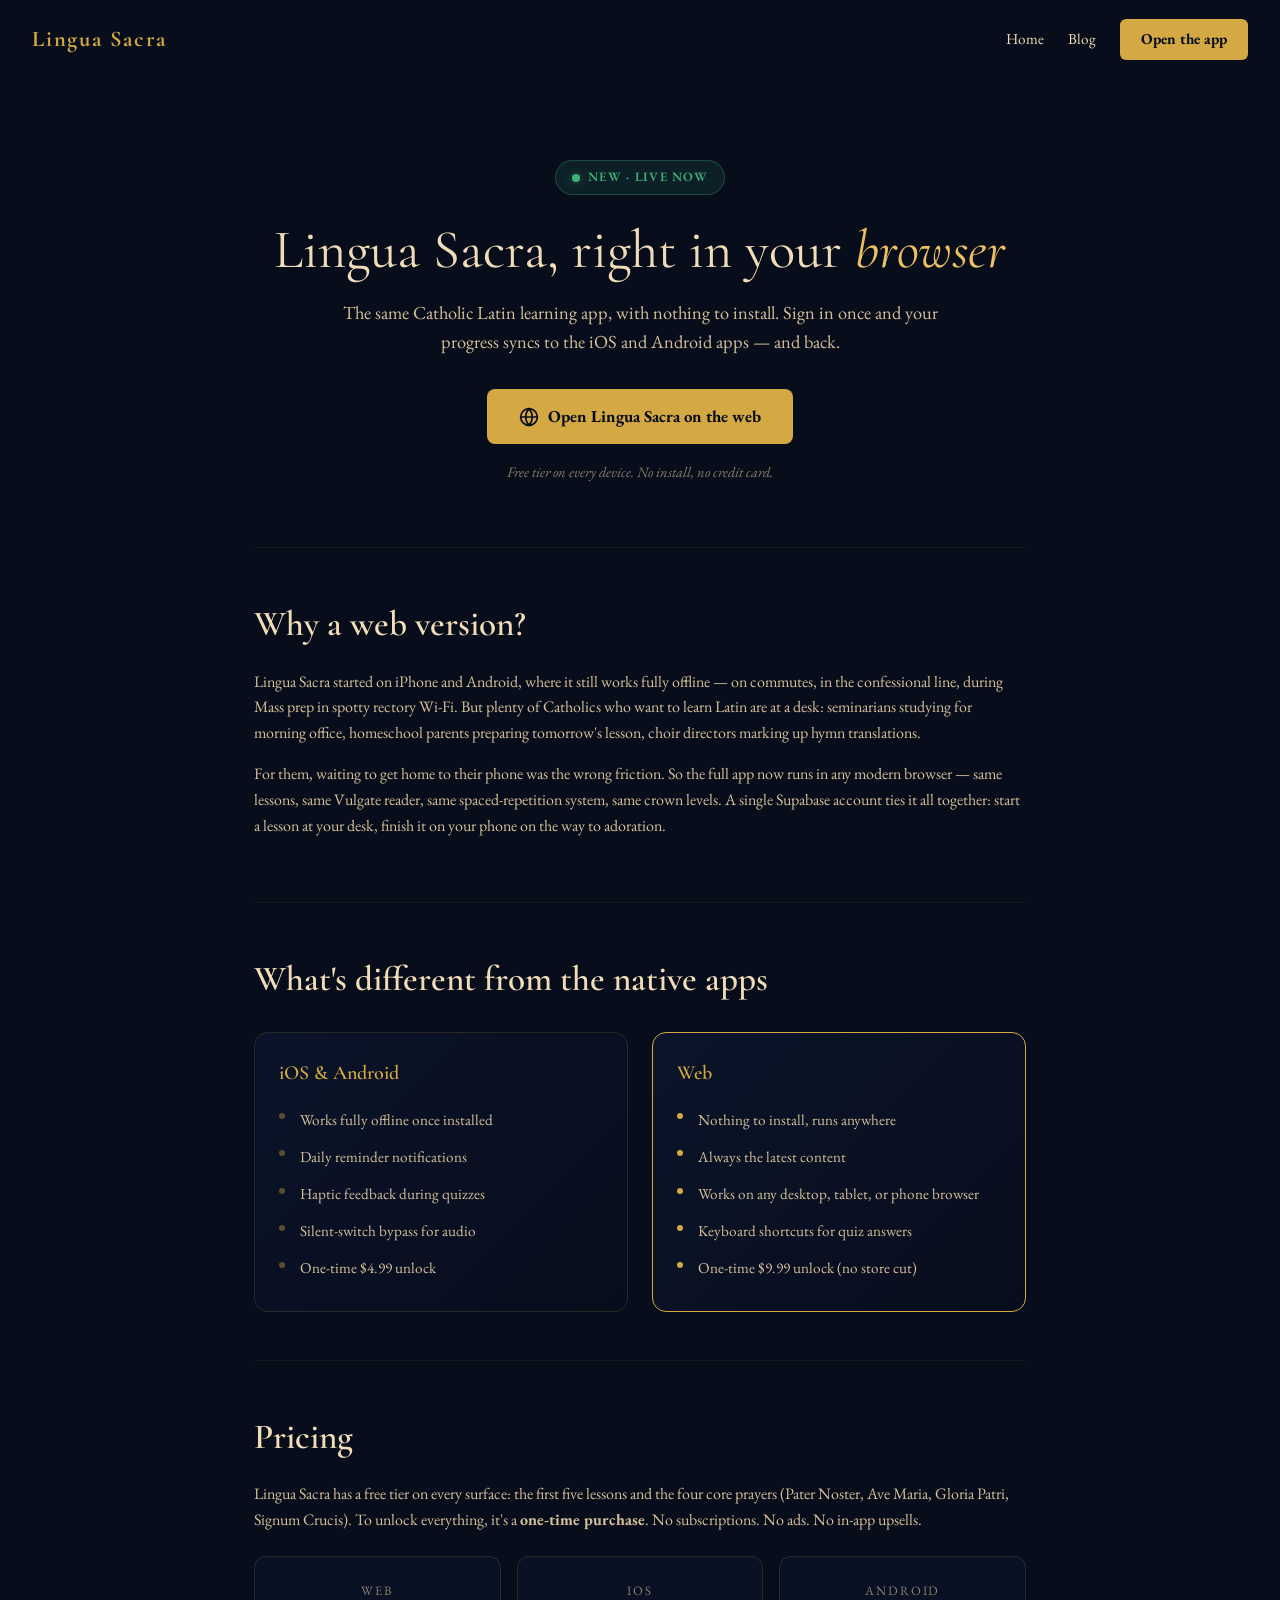
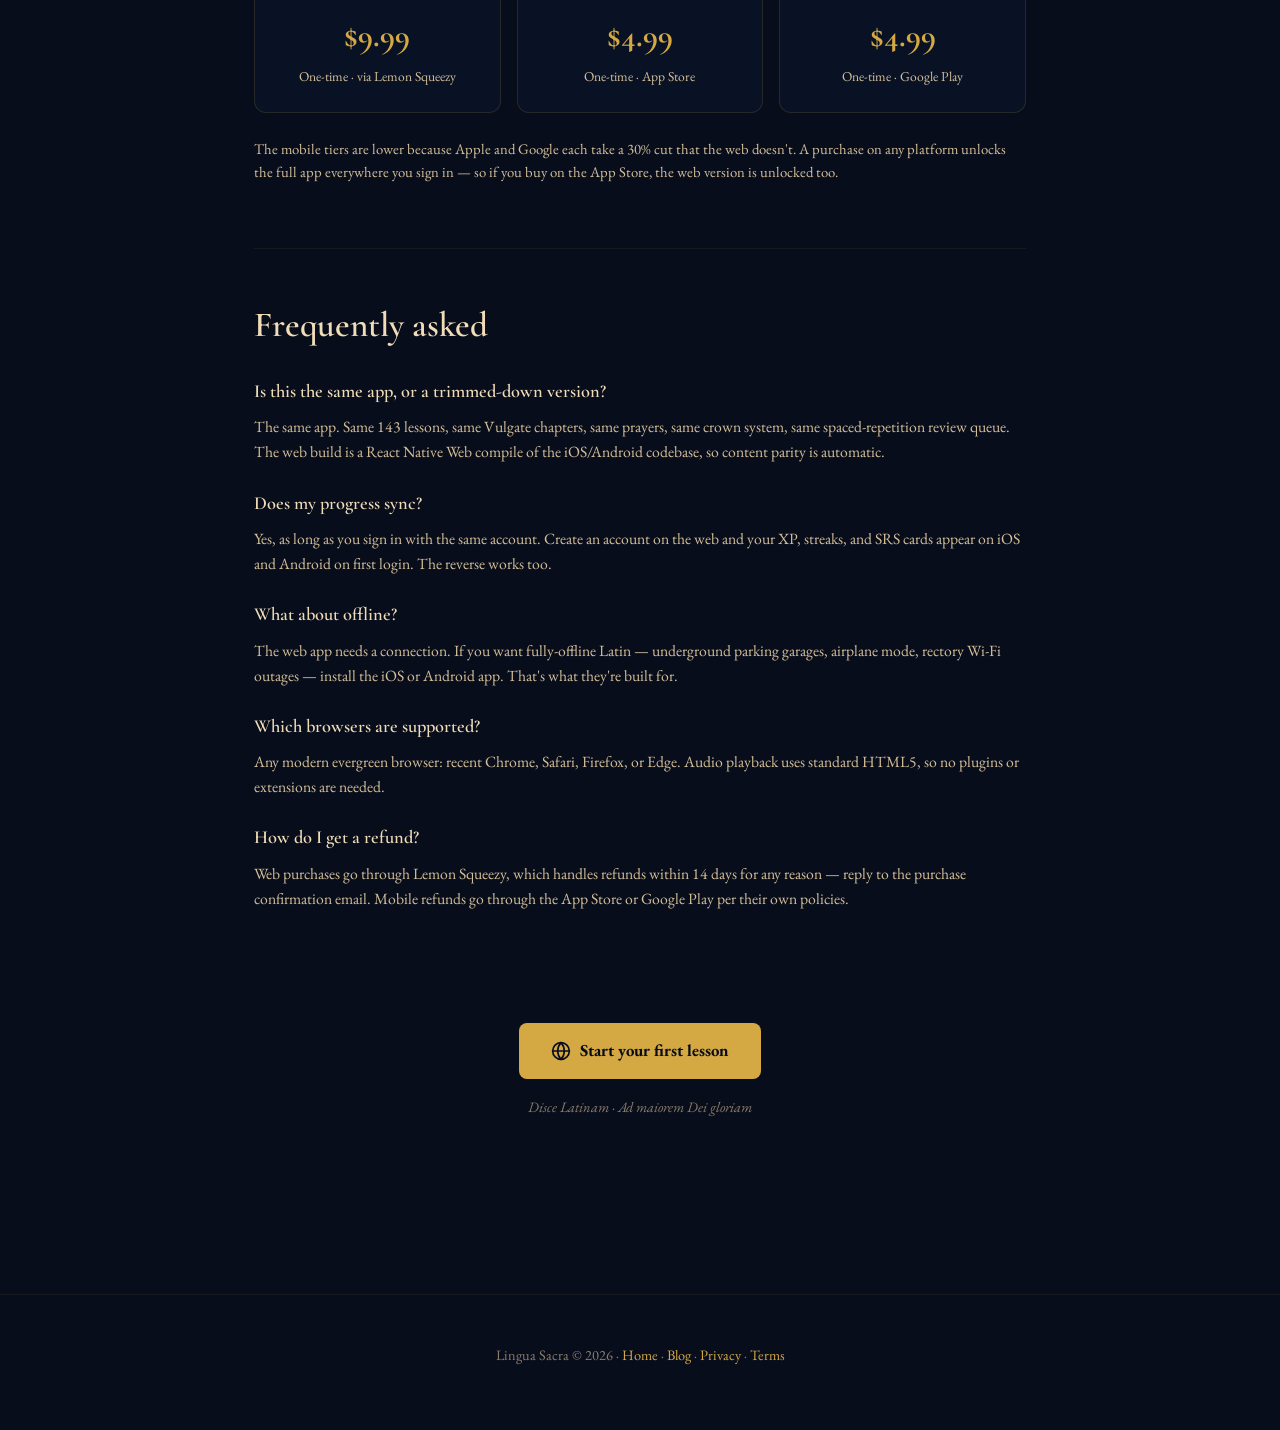
<file: web.html>
<!DOCTYPE html>
<html lang="en">
<head>
<meta charset="UTF-8">
<meta name="viewport" content="width=device-width, initial-scale=1.0">
<title>Lingua Sacra on the Web — Learn Ecclesiastical Latin in your browser</title>
<meta name="description" content="Lingua Sacra is now on the web. 143 lessons, classic prayers, Vulgate reader, adaptive quizzes — right in your browser, no install required. Free tier on every device.">
<meta name="theme-color" content="#080D1C">
<meta name="keywords" content="latin web app, learn latin online, ecclesiastical latin browser, catholic latin online, latin without install">
<meta property="og:title" content="Lingua Sacra on the Web">
<meta property="og:description" content="Learn Ecclesiastical Latin in any modern browser. Free tier, no install. Syncs with the iOS and Android apps.">
<meta property="og:type" content="website">
<meta property="og:url" content="https://applinguasacra.com/web.html">
<link rel="canonical" href="https://applinguasacra.com/web.html">
<link rel="preconnect" href="https://fonts.googleapis.com">
<link rel="preconnect" href="https://fonts.gstatic.com" crossorigin>
<link href="https://fonts.googleapis.com/css2?family=EB+Garamond:ital,wght@0,400;0,500;0,600;0,700;1,400&family=Cormorant+Garamond:ital,wght@0,400;0,600;0,700;1,400&display=swap" rel="stylesheet">
<style>
*,*::before,*::after{margin:0;padding:0;box-sizing:border-box}
html{scroll-behavior:smooth;font-size:16px}
body{font-family:'EB Garamond',Georgia,serif;background:#080D1C;color:#F0DDB8;overflow-x:hidden;-webkit-font-smoothing:antialiased;line-height:1.6}
a{color:inherit;text-decoration:none}
:root{--navy:#080D1C;--navy-mid:#0E1E3E;--gold:#D4A843;--gold-light:#ECC060;--gold-dim:rgba(212,168,67,0.4);--gold-glow:rgba(212,168,67,0.1);--parchment:#F0DDB8;--parchment-mid:#D4BF98;--stone:#8A7E6A;--green:#3DAF78}
nav{position:fixed;top:0;left:0;right:0;z-index:1000;padding:1.2rem 2rem;display:flex;justify-content:space-between;align-items:center;transition:all .4s}
nav.scrolled{background:rgba(8,13,28,0.94);backdrop-filter:blur(20px);-webkit-backdrop-filter:blur(20px);box-shadow:0 1px 0 var(--gold-dim);padding:.8rem 2rem}
.nav-logo{font-family:'Cormorant Garamond',serif;font-weight:700;font-size:1.4rem;color:var(--gold);letter-spacing:.08em}
.nav-links{display:flex;gap:1.5rem;align-items:center;font-size:.95rem}
.nav-cta{background:var(--gold);color:var(--navy);padding:.5rem 1.3rem;border-radius:6px;font-weight:700}
.nav-cta:hover{transform:translateY(-1px);box-shadow:0 4px 20px var(--gold-dim)}
main{max-width:820px;margin:0 auto;padding:8rem 1.5rem 4rem}
.hero{text-align:center;padding:2rem 0 3rem}
.hero-badge{display:inline-flex;align-items:center;gap:.5rem;background:rgba(61,175,120,0.12);border:1px solid rgba(61,175,120,0.3);color:var(--green);padding:.4rem 1rem;border-radius:20px;font-size:.8rem;letter-spacing:.1em;text-transform:uppercase;margin-bottom:1.5rem;font-weight:600}
.hero-badge::before{content:'';width:8px;height:8px;border-radius:50%;background:var(--green);box-shadow:0 0 8px rgba(61,175,120,0.5)}
h1{font-family:'Cormorant Garamond',serif;font-size:clamp(2rem,5vw,3.4rem);font-weight:400;color:var(--parchment);margin-bottom:1rem;line-height:1.15}
h1 em{color:var(--gold-light);font-style:italic}
.lead{font-size:1.15rem;color:var(--parchment-mid);margin-bottom:2rem;max-width:620px;margin-left:auto;margin-right:auto}
.cta{display:inline-flex;align-items:center;gap:.6rem;background:var(--gold);color:var(--navy);padding:.9rem 2rem;border-radius:8px;font-weight:700;font-size:1.05rem;transition:transform .2s,box-shadow .3s}
.cta:hover{transform:translateY(-2px);box-shadow:0 8px 30px var(--gold-dim)}
.cta svg{width:20px;height:20px}
.cta-note{color:var(--stone);font-size:.9rem;margin-top:1rem;font-style:italic}
section{padding:3rem 0;border-top:1px solid rgba(212,168,67,0.08)}
h2{font-family:'Cormorant Garamond',serif;font-size:clamp(1.6rem,3.5vw,2.2rem);font-weight:600;color:var(--parchment);margin-bottom:1rem}
p{margin-bottom:1rem;color:var(--parchment-mid)}
.compare{display:grid;grid-template-columns:1fr 1fr;gap:1.5rem;margin-top:1.5rem}
@media(max-width:640px){.compare{grid-template-columns:1fr}}
.compare-card{background:linear-gradient(135deg,rgba(14,30,62,0.4),rgba(8,13,28,0.6));border:1px solid rgba(212,168,67,0.15);border-radius:14px;padding:1.5rem}
.compare-card h3{font-family:'Cormorant Garamond',serif;font-size:1.25rem;color:var(--gold);margin-bottom:.8rem;font-weight:600}
.compare-card ul{list-style:none;padding:0}
.compare-card li{padding:.4rem 0;font-size:.95rem;color:var(--parchment-mid);position:relative;padding-left:1.3rem}
.compare-card li::before{content:'';position:absolute;left:0;top:.75rem;width:6px;height:6px;background:var(--gold-dim);border-radius:50%}
.compare-card.web{border-color:var(--gold)}
.compare-card.web li::before{background:var(--gold)}
.pricing{display:grid;grid-template-columns:repeat(auto-fit,minmax(220px,1fr));gap:1rem;margin-top:1.5rem}
.price-card{background:rgba(14,30,62,0.3);border:1px solid rgba(212,168,67,0.15);border-radius:12px;padding:1.5rem;text-align:center}
.price-card-label{font-size:.8rem;letter-spacing:.15em;text-transform:uppercase;color:var(--stone);margin-bottom:.5rem}
.price-card-amount{font-family:'Cormorant Garamond',serif;font-size:2rem;color:var(--gold);font-weight:700;margin-bottom:.3rem}
.price-card-note{font-size:.85rem;color:var(--parchment-mid)}
.faq-item{margin-top:1.5rem}
.faq-item h3{font-family:'Cormorant Garamond',serif;font-size:1.15rem;color:var(--parchment);margin-bottom:.5rem;font-weight:600}
.faq-item p{font-size:.98rem}
footer{padding:3rem 2rem;text-align:center;border-top:1px solid rgba(212,168,67,0.08);margin-top:3rem}
footer p{color:var(--stone);font-size:.9rem}
footer a{color:var(--gold);transition:opacity .3s}
footer a:hover{opacity:.7}
</style>
<script type="application/ld+json">
{
  "@context": "https://schema.org",
  "@type": "WebApplication",
  "name": "Lingua Sacra — Web",
  "description": "Learn Ecclesiastical Latin in any modern browser. 143 lessons, prayers, Vulgate reader, adaptive quizzes, spaced repetition.",
  "url": "https://app.applinguasacra.com",
  "applicationCategory": "EducationalApplication",
  "operatingSystem": "Web",
  "browserRequirements": "Requires a modern evergreen browser with JavaScript enabled.",
  "offers": [
    {"@type":"Offer","name":"Free tier","price":"0","priceCurrency":"USD"},
    {"@type":"Offer","name":"Full unlock","price":"9.99","priceCurrency":"USD","category":"one-time"}
  ]
}
</script>
</head>
<body>
<nav id="nav">
  <a href="/" class="nav-logo">Lingua Sacra</a>
  <div class="nav-links">
    <a href="/">Home</a>
    <a href="/blog/">Blog</a>
    <a href="https://app.applinguasacra.com" class="nav-cta">Open the app</a>
  </div>
</nav>

<main>

<div class="hero">
  <div class="hero-badge">New &middot; Live now</div>
  <h1>Lingua Sacra, right in your <em>browser</em></h1>
  <p class="lead">The same Catholic Latin learning app, with nothing to install. Sign in once and your progress syncs to the iOS and Android apps &mdash; and back.</p>
  <a href="https://app.applinguasacra.com" class="cta">
    <svg viewBox="0 0 24 24" fill="none" stroke="currentColor" stroke-width="2" stroke-linecap="round" stroke-linejoin="round"><circle cx="12" cy="12" r="10"/><line x1="2" y1="12" x2="22" y2="12"/><path d="M12 2a15.3 15.3 0 0 1 4 10 15.3 15.3 0 0 1-4 10 15.3 15.3 0 0 1-4-10 15.3 15.3 0 0 1 4-10z"/></svg>
    Open Lingua Sacra on the web
  </a>
  <p class="cta-note">Free tier on every device. No install, no credit card.</p>
</div>

<section>
  <h2>Why a web version?</h2>
  <p>Lingua Sacra started on iPhone and Android, where it still works fully offline &mdash; on commutes, in the confessional line, during Mass prep in spotty rectory Wi-Fi. But plenty of Catholics who want to learn Latin are at a desk: seminarians studying for morning office, homeschool parents preparing tomorrow's lesson, choir directors marking up hymn translations.</p>
  <p>For them, waiting to get home to their phone was the wrong friction. So the full app now runs in any modern browser &mdash; same lessons, same Vulgate reader, same spaced-repetition system, same crown levels. A single Supabase account ties it all together: start a lesson at your desk, finish it on your phone on the way to adoration.</p>
</section>

<section>
  <h2>What's different from the native apps</h2>
  <div class="compare">
    <div class="compare-card">
      <h3>iOS &amp; Android</h3>
      <ul>
        <li>Works fully offline once installed</li>
        <li>Daily reminder notifications</li>
        <li>Haptic feedback during quizzes</li>
        <li>Silent-switch bypass for audio</li>
        <li>One-time $4.99 unlock</li>
      </ul>
    </div>
    <div class="compare-card web">
      <h3>Web</h3>
      <ul>
        <li>Nothing to install, runs anywhere</li>
        <li>Always the latest content</li>
        <li>Works on any desktop, tablet, or phone browser</li>
        <li>Keyboard shortcuts for quiz answers</li>
        <li>One-time $9.99 unlock (no store cut)</li>
      </ul>
    </div>
  </div>
</section>

<section>
  <h2>Pricing</h2>
  <p>Lingua Sacra has a free tier on every surface: the first five lessons and the four core prayers (Pater Noster, Ave Maria, Gloria Patri, Signum Crucis). To unlock everything, it's a <strong>one-time purchase</strong>. No subscriptions. No ads. No in-app upsells.</p>
  <div class="pricing">
    <div class="price-card">
      <div class="price-card-label">Web</div>
      <div class="price-card-amount">$9.99</div>
      <div class="price-card-note">One-time &middot; via Lemon Squeezy</div>
    </div>
    <div class="price-card">
      <div class="price-card-label">iOS</div>
      <div class="price-card-amount">$4.99</div>
      <div class="price-card-note">One-time &middot; App Store</div>
    </div>
    <div class="price-card">
      <div class="price-card-label">Android</div>
      <div class="price-card-amount">$4.99</div>
      <div class="price-card-note">One-time &middot; Google Play</div>
    </div>
  </div>
  <p style="margin-top:1.5rem;font-size:.92rem">The mobile tiers are lower because Apple and Google each take a 30% cut that the web doesn't. A purchase on any platform unlocks the full app everywhere you sign in &mdash; so if you buy on the App Store, the web version is unlocked too.</p>
</section>

<section>
  <h2>Frequently asked</h2>

  <div class="faq-item">
    <h3>Is this the same app, or a trimmed-down version?</h3>
    <p>The same app. Same 143 lessons, same Vulgate chapters, same prayers, same crown system, same spaced-repetition review queue. The web build is a React Native Web compile of the iOS/Android codebase, so content parity is automatic.</p>
  </div>

  <div class="faq-item">
    <h3>Does my progress sync?</h3>
    <p>Yes, as long as you sign in with the same account. Create an account on the web and your XP, streaks, and SRS cards appear on iOS and Android on first login. The reverse works too.</p>
  </div>

  <div class="faq-item">
    <h3>What about offline?</h3>
    <p>The web app needs a connection. If you want fully-offline Latin &mdash; underground parking garages, airplane mode, rectory Wi-Fi outages &mdash; install the iOS or Android app. That's what they're built for.</p>
  </div>

  <div class="faq-item">
    <h3>Which browsers are supported?</h3>
    <p>Any modern evergreen browser: recent Chrome, Safari, Firefox, or Edge. Audio playback uses standard HTML5, so no plugins or extensions are needed.</p>
  </div>

  <div class="faq-item">
    <h3>How do I get a refund?</h3>
    <p>Web purchases go through Lemon Squeezy, which handles refunds within 14 days for any reason &mdash; reply to the purchase confirmation email. Mobile refunds go through the App Store or Google Play per their own policies.</p>
  </div>
</section>

<section style="text-align:center;border-top:none">
  <a href="https://app.applinguasacra.com" class="cta">
    <svg viewBox="0 0 24 24" fill="none" stroke="currentColor" stroke-width="2" stroke-linecap="round" stroke-linejoin="round"><circle cx="12" cy="12" r="10"/><line x1="2" y1="12" x2="22" y2="12"/><path d="M12 2a15.3 15.3 0 0 1 4 10 15.3 15.3 0 0 1-4 10 15.3 15.3 0 0 1-4-10 15.3 15.3 0 0 1 4-10z"/></svg>
    Start your first lesson
  </a>
  <p class="cta-note" style="margin-top:1rem">Disce Latinam &middot; Ad maiorem Dei gloriam</p>
</section>

</main>

<footer>
  <p>Lingua Sacra &copy; 2026 &middot; <a href="/">Home</a> &middot; <a href="/blog/">Blog</a> &middot; <a href="/privacy.html">Privacy</a> &middot; <a href="/terms.html">Terms</a></p>
</footer>

<script>
window.addEventListener('scroll',function(){document.getElementById('nav').classList.toggle('scrolled',window.scrollY>60)});
</script>
</body>
</html>
</file>
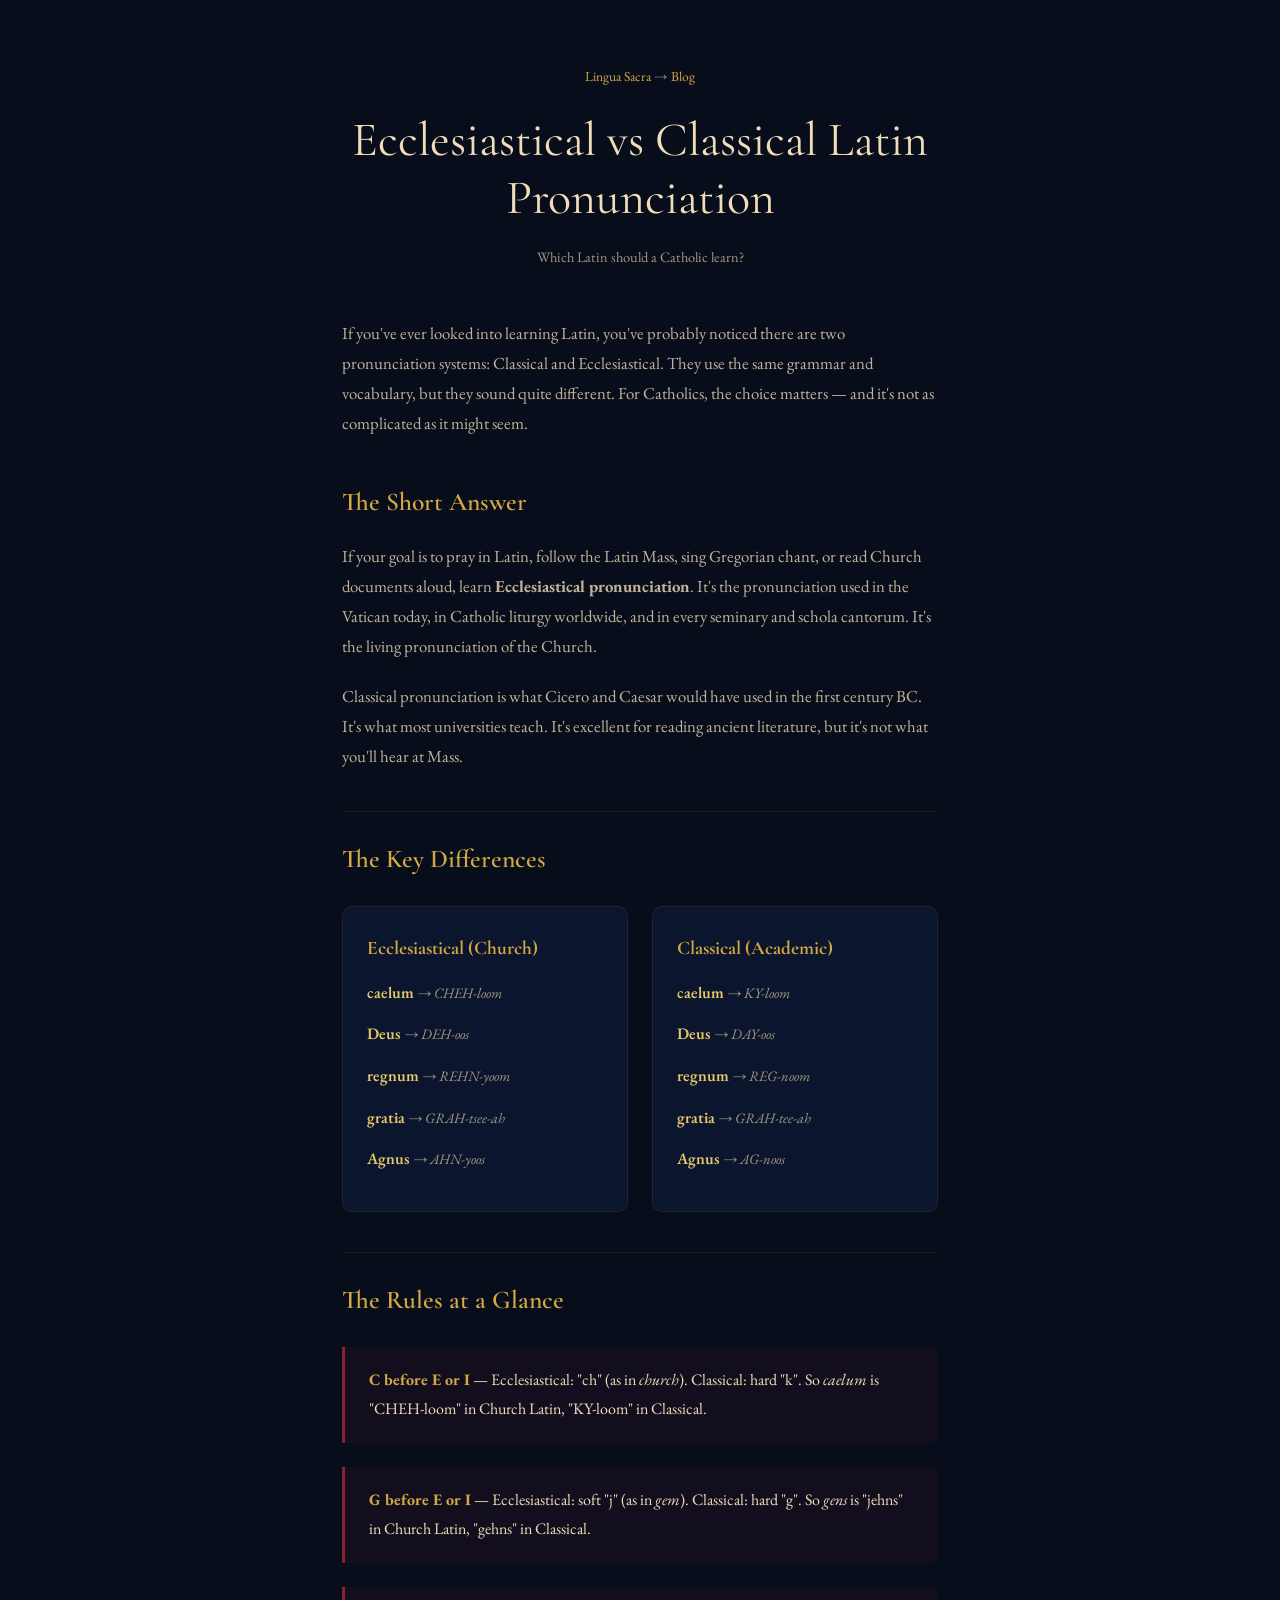
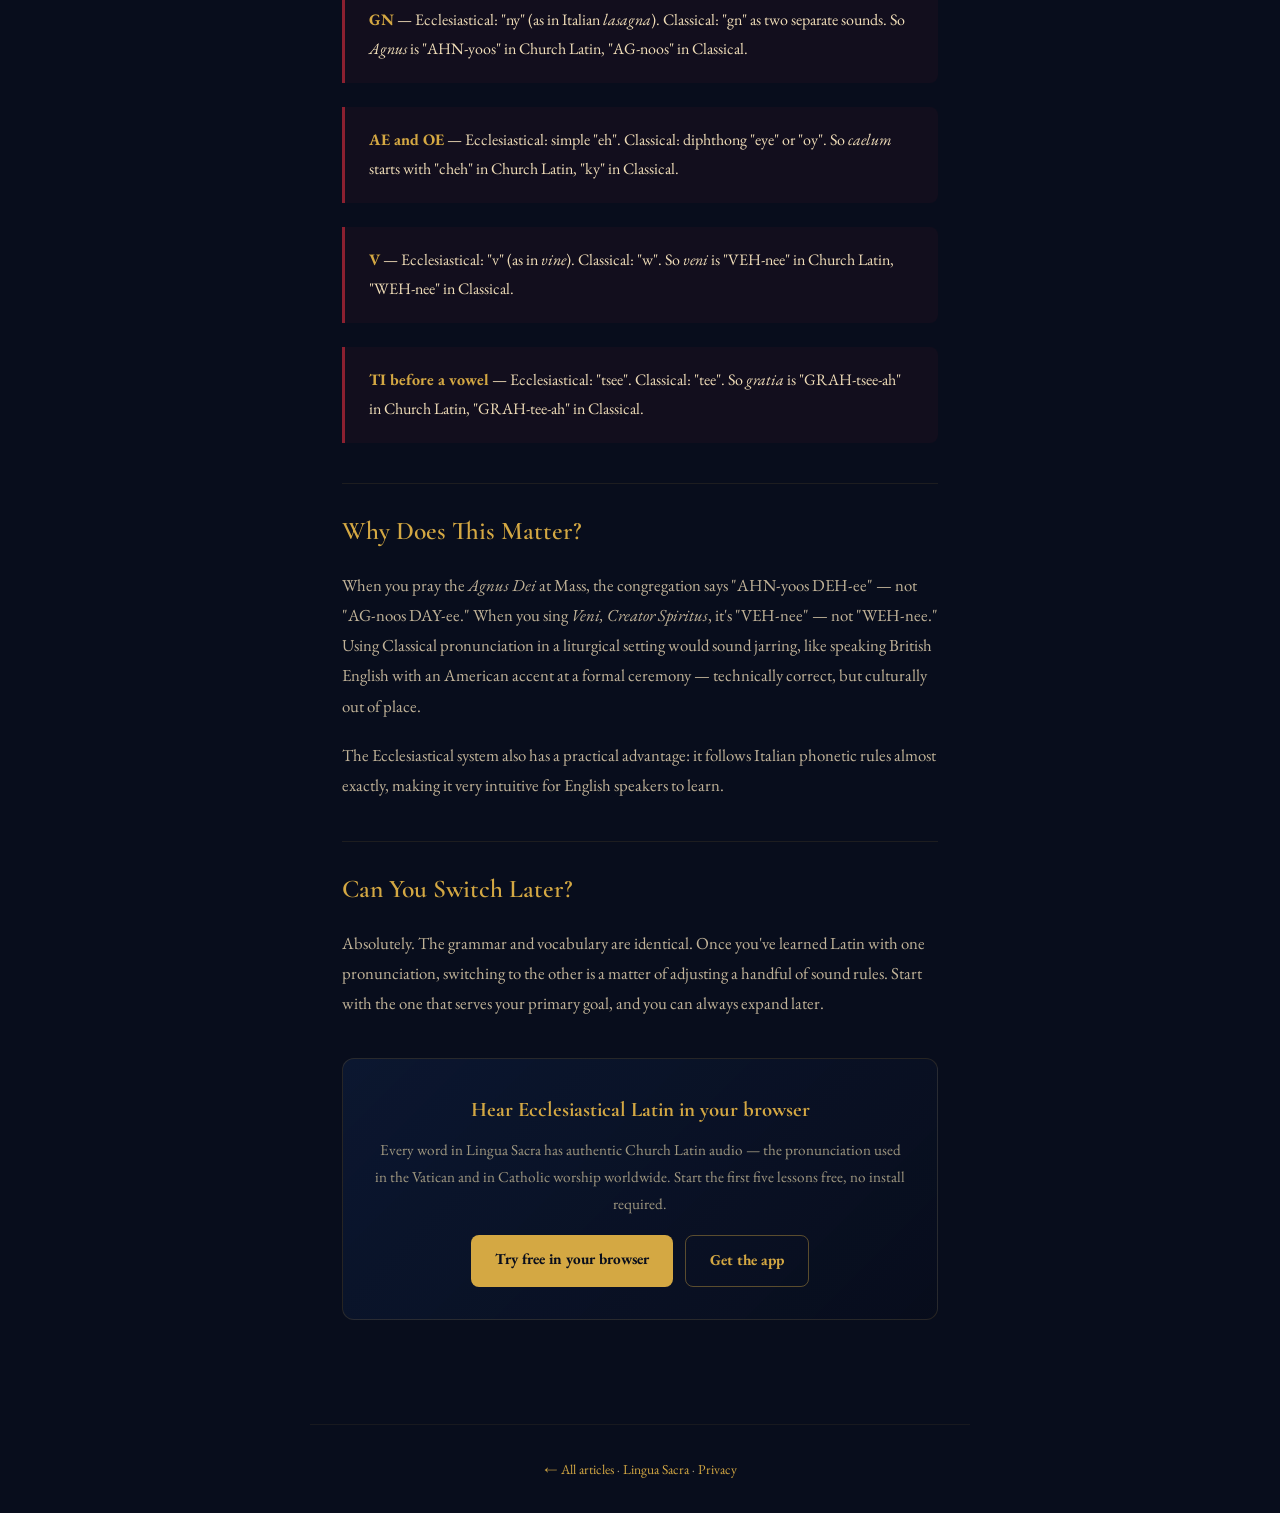
<file: blog/ecclesiastical-vs-classical-latin.html>
<!DOCTYPE html>
<html lang="en">
<head>
<meta charset="UTF-8">
<meta name="viewport" content="width=device-width, initial-scale=1.0">
<title>Ecclesiastical vs Classical Latin Pronunciation — Lingua Sacra</title>
<meta name="description" content="What's the difference between Ecclesiastical (Church) Latin and Classical Latin pronunciation? A clear guide for Catholics learning Latin for Mass, prayer, and chant.">
<meta property="og:title" content="Ecclesiastical vs Classical Latin Pronunciation">
<meta property="og:description" content="The essential differences between Church Latin and Classical Latin, and which one to learn.">
<meta property="og:type" content="article">
<meta property="og:url" content="https://applinguasacra.com/blog/ecclesiastical-vs-classical-latin.html">
<meta property="og:image" content="https://applinguasacra.com/img/og-image.png">
<meta name="twitter:card" content="summary_large_image">
<meta name="twitter:title" content="Ecclesiastical vs Classical Latin Pronunciation">
<meta name="twitter:description" content="The essential differences between Church Latin and Classical Latin, and which one to learn.">
<meta name="twitter:image" content="https://applinguasacra.com/img/og-image.png">
<link rel="canonical" href="https://applinguasacra.com/blog/ecclesiastical-vs-classical-latin.html">
<link rel="icon" type="image/png" sizes="32x32" href="../img/favicon-32.png">
<link href="https://fonts.googleapis.com/css2?family=EB+Garamond:ital,wght@0,400;0,500;0,600;0,700;1,400&family=Cormorant+Garamond:wght@300;400;600;700&display=swap" rel="stylesheet">
<style>
:root{--ink:#080D1C;--navy:#0E1E3E;--gold:#D4A843;--gold-light:#E8C96A;--parchment:#F0DDB8;--parchment-mid:rgba(240,221,184,0.8);--stone:#A09880;--crimson:#8B2030}
*{margin:0;padding:0;box-sizing:border-box}
body{background:var(--ink);color:var(--parchment);font-family:'EB Garamond',serif;line-height:1.8}
a{color:var(--gold);text-decoration:none}a:hover{color:var(--gold-light)}
.article-header{padding:4rem 2rem 3rem;text-align:center;max-width:700px;margin:0 auto}
.article-header .breadcrumb{font-size:.85rem;color:var(--stone);margin-bottom:1.5rem}
.article-header h1{font-family:'Cormorant Garamond',serif;font-size:clamp(2rem,5vw,3rem);font-weight:400;color:var(--parchment);line-height:1.2;margin-bottom:1rem}
.article-header .meta{font-size:.9rem;color:var(--stone)}
article{max-width:660px;margin:0 auto;padding:0 2rem 4rem}
article h2{font-family:'Cormorant Garamond',serif;font-size:1.6rem;font-weight:600;color:var(--gold);margin:2.5rem 0 1rem;padding-top:1.5rem;border-top:1px solid rgba(212,168,67,0.1)}
article h2:first-of-type{border-top:none;padding-top:0}
article p{margin-bottom:1.2rem;font-size:1.05rem;color:var(--parchment-mid)}
article .compare-row{display:flex;gap:1.5rem;margin:1.5rem 0;flex-wrap:wrap}
article .compare-card{flex:1;min-width:250px;background:rgba(14,30,62,0.5);border-radius:10px;padding:1.5rem;border:1px solid rgba(212,168,67,0.1)}
article .compare-card h3{font-family:'Cormorant Garamond',serif;font-size:1.2rem;color:var(--gold);margin-bottom:.8rem}
article .compare-card .example{margin-bottom:.8rem}
article .compare-card .word{font-weight:600;color:var(--gold-light)}
article .compare-card .pron{font-style:italic;color:var(--stone);font-size:.9rem}
article .rule-box{background:rgba(139,32,48,0.08);border-left:3px solid var(--crimson);padding:1.2rem 1.5rem;margin:1.5rem 0;border-radius:0 8px 8px 0}
article .rule-box strong{color:var(--gold)}
.cta-box{background:linear-gradient(135deg,rgba(14,30,62,0.6),rgba(8,13,28,0.8));border:1px solid rgba(212,168,67,0.15);border-radius:12px;padding:2rem;text-align:center;margin:2.5rem 0}
.cta-box h3{font-family:'Cormorant Garamond',serif;font-size:1.3rem;color:var(--gold);margin-bottom:.5rem}
.cta-box p{color:var(--stone);font-size:.95rem;margin-bottom:1rem}
.cta-box .cta-buttons{display:flex;gap:.8rem;justify-content:center;flex-wrap:wrap}
.cta-box a.btn{display:inline-block;background:var(--gold);color:var(--ink);font-weight:700;padding:.7rem 1.5rem;border-radius:8px;font-size:.95rem;transition:transform .2s,box-shadow .3s;text-decoration:none}
.cta-box a.btn:hover{transform:translateY(-1px);box-shadow:0 6px 20px rgba(212,168,67,0.3)}
.cta-box a.btn-outline{background:transparent;color:var(--gold);border:1.5px solid rgba(212,168,67,0.4)}
.cta-box a.btn-outline:hover{border-color:var(--gold);background:rgba(212,168,67,0.06)}
.article-footer{max-width:660px;margin:0 auto;padding:2rem;text-align:center;border-top:1px solid rgba(212,168,67,0.08);color:var(--stone);font-size:.85rem}
</style>
<script src="/assets/analytics.js"
        data-posthog-key=""
        data-posthog-host="https://us.i.posthog.com"
        defer></script>
</head>
<body>
<header class="article-header">
  <div class="breadcrumb"><a href="/">Lingua Sacra</a> &rarr; <a href="/blog/">Blog</a></div>
  <h1>Ecclesiastical vs Classical Latin Pronunciation</h1>
  <div class="meta">Which Latin should a Catholic learn?</div>
</header>
<article>
  <p>If you've ever looked into learning Latin, you've probably noticed there are two pronunciation systems: Classical and Ecclesiastical. They use the same grammar and vocabulary, but they sound quite different. For Catholics, the choice matters &mdash; and it's not as complicated as it might seem.</p>

  <h2>The Short Answer</h2>
  <p>If your goal is to pray in Latin, follow the Latin Mass, sing Gregorian chant, or read Church documents aloud, learn <strong>Ecclesiastical pronunciation</strong>. It's the pronunciation used in the Vatican today, in Catholic liturgy worldwide, and in every seminary and schola cantorum. It's the living pronunciation of the Church.</p>
  <p>Classical pronunciation is what Cicero and Caesar would have used in the first century BC. It's what most universities teach. It's excellent for reading ancient literature, but it's not what you'll hear at Mass.</p>

  <h2>The Key Differences</h2>
  <div class="compare-row">
    <div class="compare-card">
      <h3>Ecclesiastical (Church)</h3>
      <div class="example"><span class="word">caelum</span> <span class="pron">&rarr; CHEH-loom</span></div>
      <div class="example"><span class="word">Deus</span> <span class="pron">&rarr; DEH-oos</span></div>
      <div class="example"><span class="word">regnum</span> <span class="pron">&rarr; REHN-yoom</span></div>
      <div class="example"><span class="word">gratia</span> <span class="pron">&rarr; GRAH-tsee-ah</span></div>
      <div class="example"><span class="word">Agnus</span> <span class="pron">&rarr; AHN-yoos</span></div>
    </div>
    <div class="compare-card">
      <h3>Classical (Academic)</h3>
      <div class="example"><span class="word">caelum</span> <span class="pron">&rarr; KY-loom</span></div>
      <div class="example"><span class="word">Deus</span> <span class="pron">&rarr; DAY-oos</span></div>
      <div class="example"><span class="word">regnum</span> <span class="pron">&rarr; REG-noom</span></div>
      <div class="example"><span class="word">gratia</span> <span class="pron">&rarr; GRAH-tee-ah</span></div>
      <div class="example"><span class="word">Agnus</span> <span class="pron">&rarr; AG-noos</span></div>
    </div>
  </div>

  <h2>The Rules at a Glance</h2>
  <div class="rule-box"><strong>C before E or I</strong> &mdash; Ecclesiastical: "ch" (as in <em>church</em>). Classical: hard "k". So <em>caelum</em> is "CHEH-loom" in Church Latin, "KY-loom" in Classical.</div>
  <div class="rule-box"><strong>G before E or I</strong> &mdash; Ecclesiastical: soft "j" (as in <em>gem</em>). Classical: hard "g". So <em>gens</em> is "jehns" in Church Latin, "gehns" in Classical.</div>
  <div class="rule-box"><strong>GN</strong> &mdash; Ecclesiastical: "ny" (as in Italian <em>lasagna</em>). Classical: "gn" as two separate sounds. So <em>Agnus</em> is "AHN-yoos" in Church Latin, "AG-noos" in Classical.</div>
  <div class="rule-box"><strong>AE and OE</strong> &mdash; Ecclesiastical: simple "eh". Classical: diphthong "eye" or "oy". So <em>caelum</em> starts with "cheh" in Church Latin, "ky" in Classical.</div>
  <div class="rule-box"><strong>V</strong> &mdash; Ecclesiastical: "v" (as in <em>vine</em>). Classical: "w". So <em>veni</em> is "VEH-nee" in Church Latin, "WEH-nee" in Classical.</div>
  <div class="rule-box"><strong>TI before a vowel</strong> &mdash; Ecclesiastical: "tsee". Classical: "tee". So <em>gratia</em> is "GRAH-tsee-ah" in Church Latin, "GRAH-tee-ah" in Classical.</div>

  <h2>Why Does This Matter?</h2>
  <p>When you pray the <em>Agnus Dei</em> at Mass, the congregation says "AHN-yoos DEH-ee" &mdash; not "AG-noos DAY-ee." When you sing <em>Veni, Creator Spiritus</em>, it's "VEH-nee" &mdash; not "WEH-nee." Using Classical pronunciation in a liturgical setting would sound jarring, like speaking British English with an American accent at a formal ceremony &mdash; technically correct, but culturally out of place.</p>
  <p>The Ecclesiastical system also has a practical advantage: it follows Italian phonetic rules almost exactly, making it very intuitive for English speakers to learn.</p>

  <h2>Can You Switch Later?</h2>
  <p>Absolutely. The grammar and vocabulary are identical. Once you've learned Latin with one pronunciation, switching to the other is a matter of adjusting a handful of sound rules. Start with the one that serves your primary goal, and you can always expand later.</p>

  <div class="cta-box">
    <h3>Hear Ecclesiastical Latin in your browser</h3>
    <p>Every word in Lingua Sacra has authentic Church Latin audio &mdash; the pronunciation used in the Vatican and in Catholic worship worldwide. Start the first five lessons free, no install required.</p>
    <div class="cta-buttons">
      <a href="https://app.applinguasacra.com" class="btn">Try free in your browser</a>
      <a href="/#download" class="btn btn-outline">Get the app</a>
    </div>
  </div>
</article>
<footer class="article-footer">
  <p><a href="/blog/">&larr; All articles</a> &middot; <a href="/">Lingua Sacra</a> &middot; <a href="/privacy.html">Privacy</a></p>
</footer>
</body>
</html>
</file>
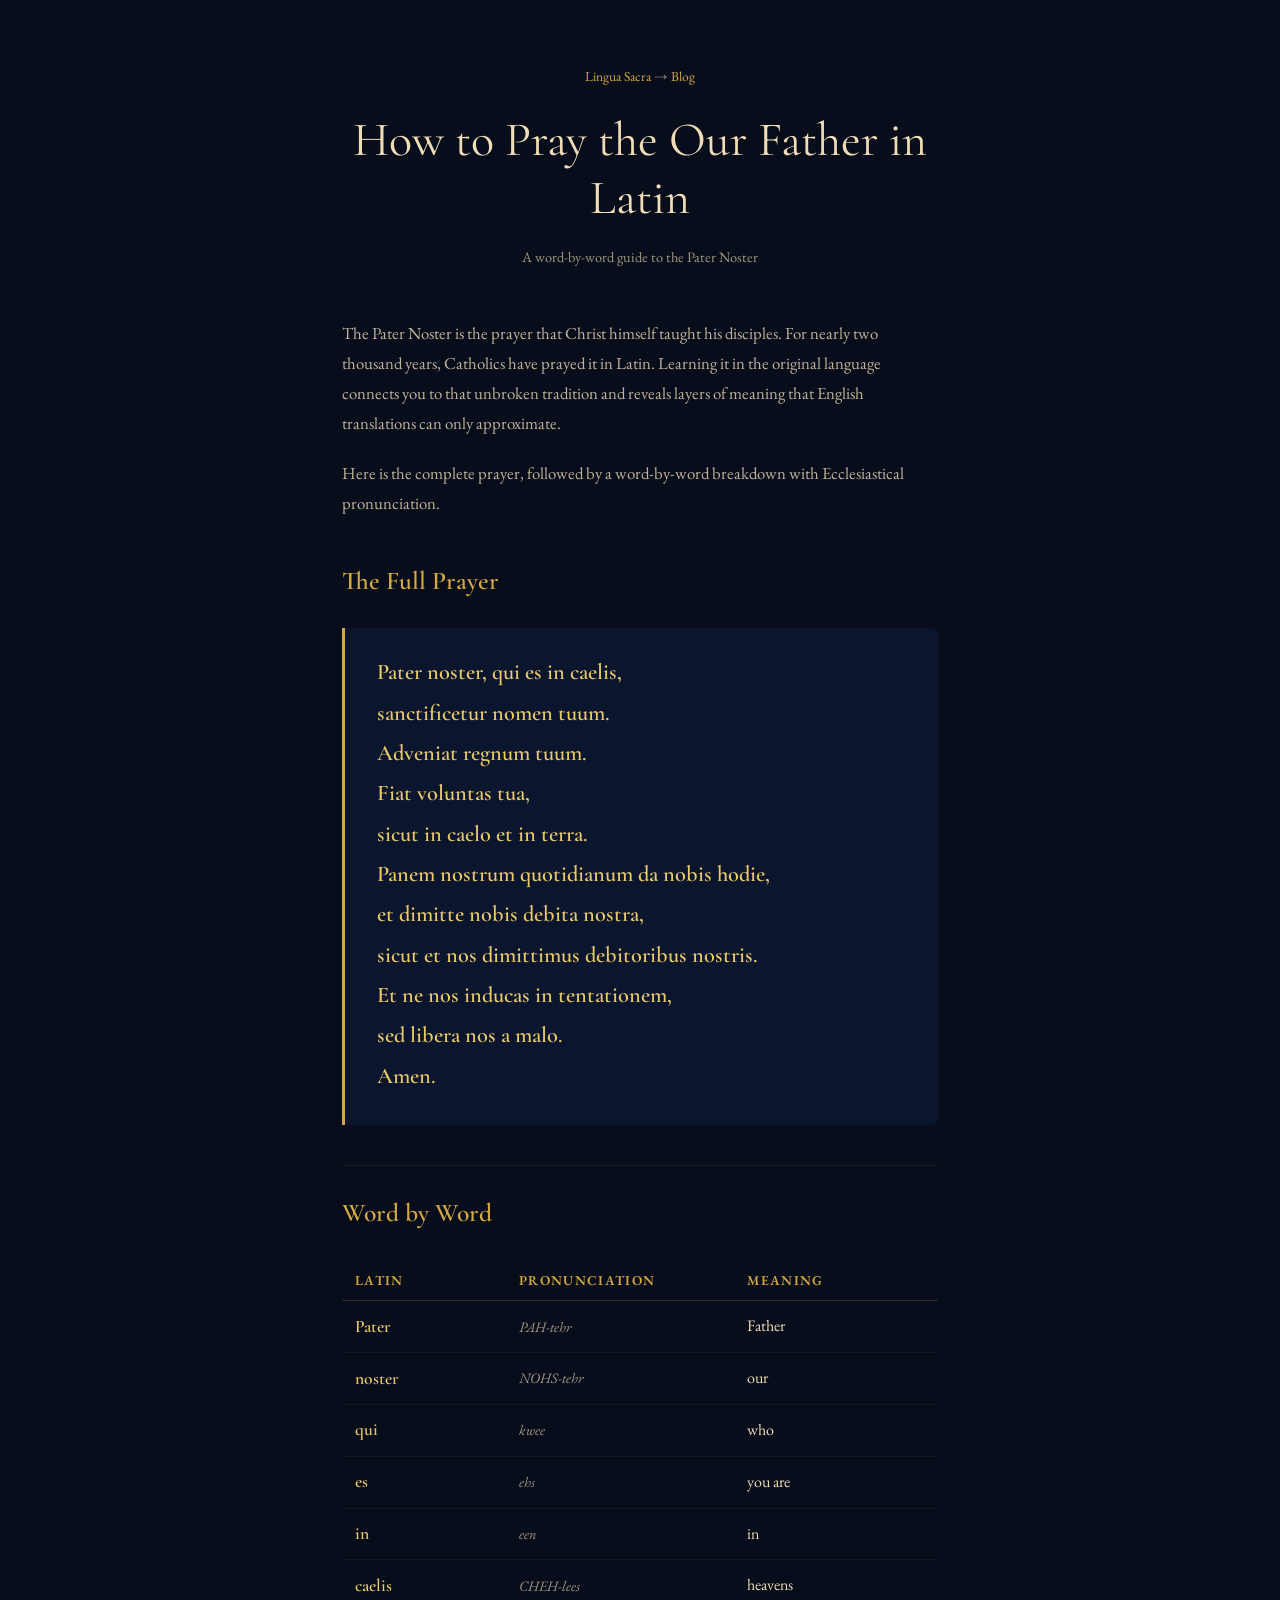
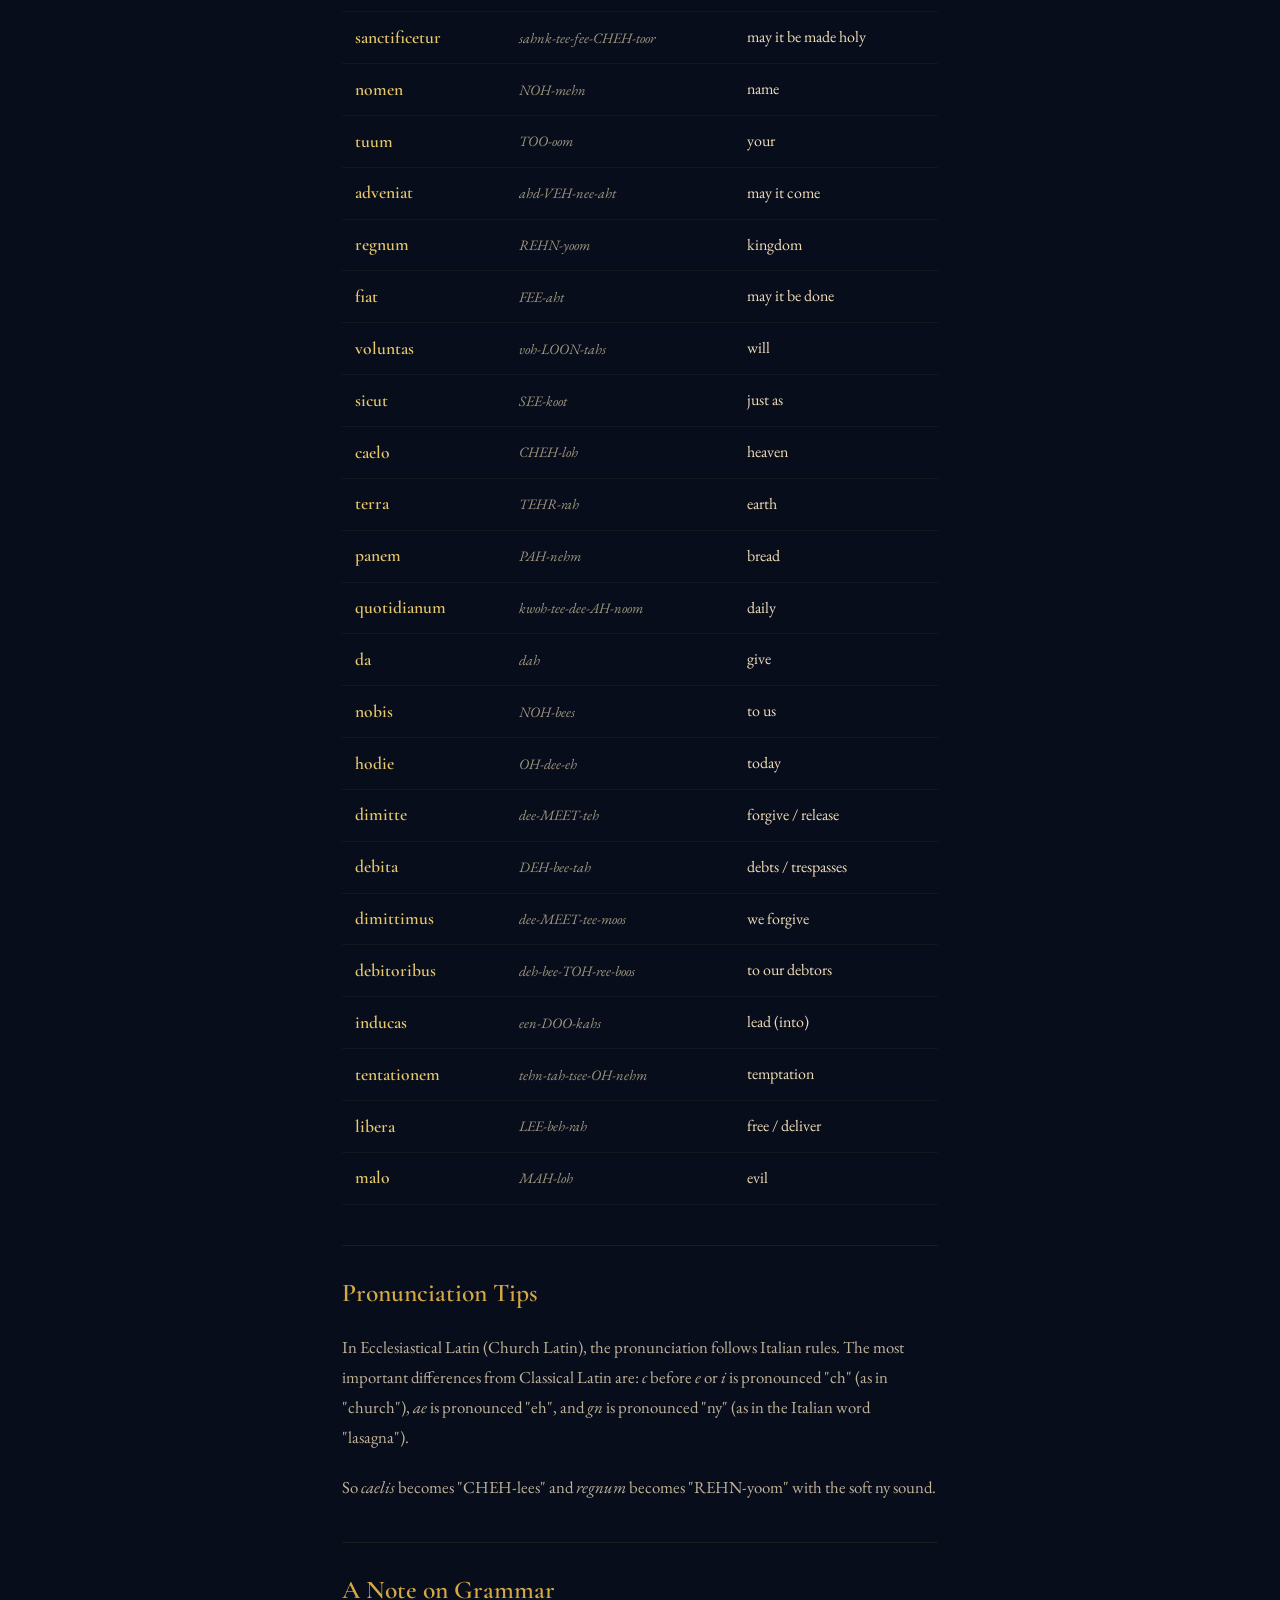
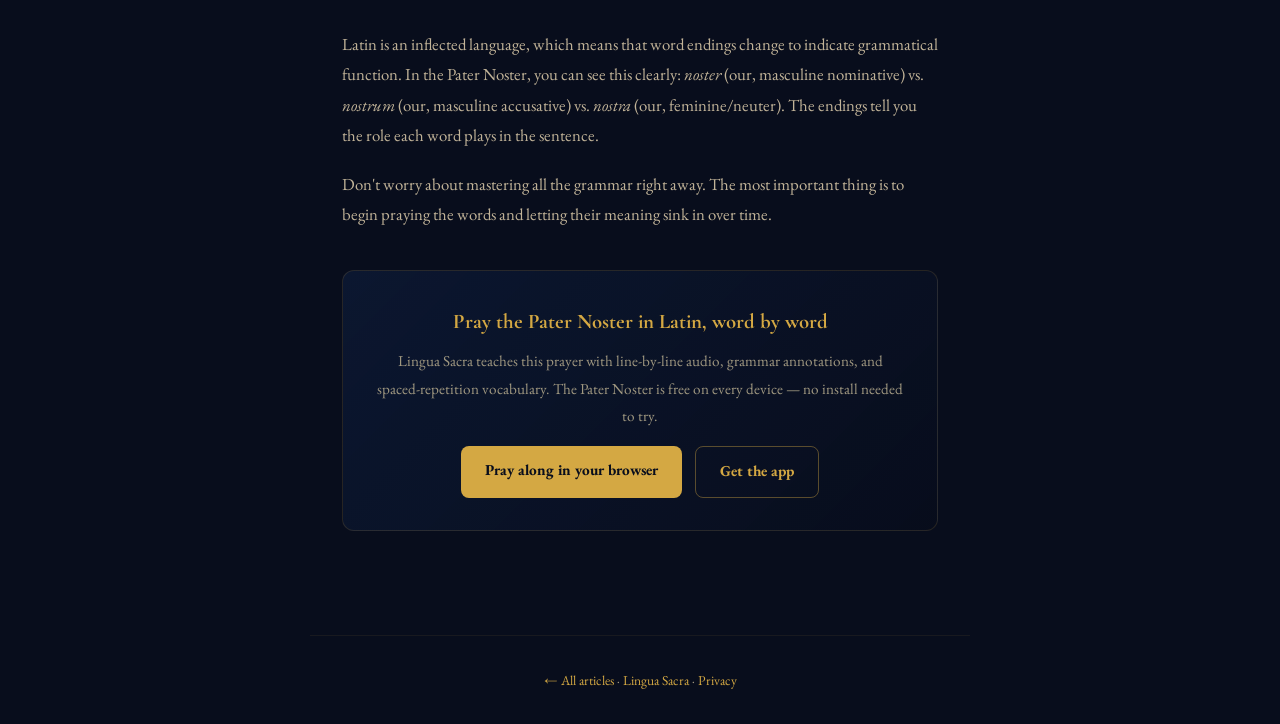
<file: blog/how-to-pray-our-father-in-latin.html>
<!DOCTYPE html>
<html lang="en">
<head>
<meta charset="UTF-8">
<meta name="viewport" content="width=device-width, initial-scale=1.0">
<title>How to Pray the Our Father in Latin (Pater Noster) — Lingua Sacra</title>
<meta name="description" content="Learn the Our Father (Pater Noster) in Latin with word-by-word translation, Ecclesiastical pronunciation guide, and grammar notes for Catholic beginners.">
<meta property="og:title" content="How to Pray the Our Father in Latin">
<meta property="og:description" content="A complete word-by-word guide to the Pater Noster in Ecclesiastical Latin.">
<meta property="og:type" content="article">
<meta property="og:url" content="https://applinguasacra.com/blog/how-to-pray-our-father-in-latin.html">
<meta property="og:image" content="https://applinguasacra.com/img/og-image.png">
<meta name="twitter:card" content="summary_large_image">
<meta name="twitter:title" content="How to Pray the Our Father in Latin">
<meta name="twitter:description" content="A complete word-by-word guide to the Pater Noster in Ecclesiastical Latin.">
<meta name="twitter:image" content="https://applinguasacra.com/img/og-image.png">
<link rel="canonical" href="https://applinguasacra.com/blog/how-to-pray-our-father-in-latin.html">
<link rel="icon" type="image/png" sizes="32x32" href="../img/favicon-32.png">
<link href="https://fonts.googleapis.com/css2?family=EB+Garamond:ital,wght@0,400;0,500;0,600;0,700;1,400&family=Cormorant+Garamond:wght@300;400;600;700&display=swap" rel="stylesheet">
<style>
:root{--ink:#080D1C;--navy:#0E1E3E;--gold:#D4A843;--gold-light:#E8C96A;--parchment:#F0DDB8;--parchment-mid:rgba(240,221,184,0.8);--stone:#A09880;--crimson:#8B2030}
*{margin:0;padding:0;box-sizing:border-box}
body{background:var(--ink);color:var(--parchment);font-family:'EB Garamond',serif;line-height:1.8}
a{color:var(--gold);text-decoration:none}a:hover{color:var(--gold-light)}
.article-header{padding:4rem 2rem 3rem;text-align:center;max-width:700px;margin:0 auto}
.article-header .breadcrumb{font-size:.85rem;color:var(--stone);margin-bottom:1.5rem}
.article-header h1{font-family:'Cormorant Garamond',serif;font-size:clamp(2rem,5vw,3rem);font-weight:400;color:var(--parchment);line-height:1.2;margin-bottom:1rem}
.article-header .meta{font-size:.9rem;color:var(--stone)}
article{max-width:660px;margin:0 auto;padding:0 2rem 4rem}
article h2{font-family:'Cormorant Garamond',serif;font-size:1.6rem;font-weight:600;color:var(--gold);margin:2.5rem 0 1rem;padding-top:1.5rem;border-top:1px solid rgba(212,168,67,0.1)}
article h2:first-of-type{border-top:none;padding-top:0}
article p{margin-bottom:1.2rem;font-size:1.05rem;color:var(--parchment-mid)}
article .latin-block{background:rgba(14,30,62,0.5);border-left:3px solid var(--gold);padding:1.5rem 2rem;margin:1.5rem 0;border-radius:0 8px 8px 0}
article .latin-block .latin{font-family:'Cormorant Garamond',serif;font-size:1.4rem;font-weight:600;color:var(--gold-light);margin-bottom:.3rem}
article .latin-block .pron{font-style:italic;color:var(--stone);font-size:.95rem;margin-bottom:.3rem}
article .latin-block .eng{color:var(--parchment-mid);font-size:1rem}
article .word-table{width:100%;border-collapse:collapse;margin:1.5rem 0}
article .word-table th{text-align:left;color:var(--gold);font-weight:600;padding:.5rem .8rem;border-bottom:1px solid rgba(212,168,67,0.2);font-size:.85rem;text-transform:uppercase;letter-spacing:.1em}
article .word-table td{padding:.6rem .8rem;border-bottom:1px solid rgba(212,168,67,0.06);font-size:1rem}
article .word-table td:first-child{color:var(--gold-light);font-weight:600;font-family:'Cormorant Garamond',serif;font-size:1.1rem}
article .word-table td:nth-child(2){font-style:italic;color:var(--stone);font-size:.9rem}
.cta-box{background:linear-gradient(135deg,rgba(14,30,62,0.6),rgba(8,13,28,0.8));border:1px solid rgba(212,168,67,0.15);border-radius:12px;padding:2rem;text-align:center;margin:2.5rem 0}
.cta-box h3{font-family:'Cormorant Garamond',serif;font-size:1.3rem;color:var(--gold);margin-bottom:.5rem}
.cta-box p{color:var(--stone);font-size:.95rem;margin-bottom:1rem}
.cta-box .cta-buttons{display:flex;gap:.8rem;justify-content:center;flex-wrap:wrap}
.cta-box a.btn{display:inline-block;background:var(--gold);color:var(--ink);font-weight:700;padding:.7rem 1.5rem;border-radius:8px;font-size:.95rem;transition:transform .2s,box-shadow .3s;text-decoration:none}
.cta-box a.btn:hover{transform:translateY(-1px);box-shadow:0 6px 20px rgba(212,168,67,0.3)}
.cta-box a.btn-outline{background:transparent;color:var(--gold);border:1.5px solid rgba(212,168,67,0.4)}
.cta-box a.btn-outline:hover{border-color:var(--gold);background:rgba(212,168,67,0.06)}
.article-footer{max-width:660px;margin:0 auto;padding:2rem;text-align:center;border-top:1px solid rgba(212,168,67,0.08);color:var(--stone);font-size:.85rem}
</style>
<script src="/assets/analytics.js"
        data-posthog-key=""
        data-posthog-host="https://us.i.posthog.com"
        defer></script>
</head>
<body>
<header class="article-header">
  <div class="breadcrumb"><a href="/">Lingua Sacra</a> &rarr; <a href="/blog/">Blog</a></div>
  <h1>How to Pray the Our Father in Latin</h1>
  <div class="meta">A word-by-word guide to the Pater Noster</div>
</header>
<article>
  <p>The Pater Noster is the prayer that Christ himself taught his disciples. For nearly two thousand years, Catholics have prayed it in Latin. Learning it in the original language connects you to that unbroken tradition and reveals layers of meaning that English translations can only approximate.</p>
  <p>Here is the complete prayer, followed by a word-by-word breakdown with Ecclesiastical pronunciation.</p>

  <h2>The Full Prayer</h2>
  <div class="latin-block">
    <div class="latin">Pater noster, qui es in caelis,<br>sanctificetur nomen tuum.<br>Adveniat regnum tuum.<br>Fiat voluntas tua,<br>sicut in caelo et in terra.<br>Panem nostrum quotidianum da nobis hodie,<br>et dimitte nobis debita nostra,<br>sicut et nos dimittimus debitoribus nostris.<br>Et ne nos inducas in tentationem,<br>sed libera nos a malo.<br>Amen.</div>
  </div>

  <h2>Word by Word</h2>
  <table class="word-table">
    <tr><th>Latin</th><th>Pronunciation</th><th>Meaning</th></tr>
    <tr><td>Pater</td><td>PAH-tehr</td><td>Father</td></tr>
    <tr><td>noster</td><td>NOHS-tehr</td><td>our</td></tr>
    <tr><td>qui</td><td>kwee</td><td>who</td></tr>
    <tr><td>es</td><td>ehs</td><td>you are</td></tr>
    <tr><td>in</td><td>een</td><td>in</td></tr>
    <tr><td>caelis</td><td>CHEH-lees</td><td>heavens</td></tr>
    <tr><td>sanctificetur</td><td>sahnk-tee-fee-CHEH-toor</td><td>may it be made holy</td></tr>
    <tr><td>nomen</td><td>NOH-mehn</td><td>name</td></tr>
    <tr><td>tuum</td><td>TOO-oom</td><td>your</td></tr>
    <tr><td>adveniat</td><td>ahd-VEH-nee-aht</td><td>may it come</td></tr>
    <tr><td>regnum</td><td>REHN-yoom</td><td>kingdom</td></tr>
    <tr><td>fiat</td><td>FEE-aht</td><td>may it be done</td></tr>
    <tr><td>voluntas</td><td>voh-LOON-tahs</td><td>will</td></tr>
    <tr><td>sicut</td><td>SEE-koot</td><td>just as</td></tr>
    <tr><td>caelo</td><td>CHEH-loh</td><td>heaven</td></tr>
    <tr><td>terra</td><td>TEHR-rah</td><td>earth</td></tr>
    <tr><td>panem</td><td>PAH-nehm</td><td>bread</td></tr>
    <tr><td>quotidianum</td><td>kwoh-tee-dee-AH-noom</td><td>daily</td></tr>
    <tr><td>da</td><td>dah</td><td>give</td></tr>
    <tr><td>nobis</td><td>NOH-bees</td><td>to us</td></tr>
    <tr><td>hodie</td><td>OH-dee-eh</td><td>today</td></tr>
    <tr><td>dimitte</td><td>dee-MEET-teh</td><td>forgive / release</td></tr>
    <tr><td>debita</td><td>DEH-bee-tah</td><td>debts / trespasses</td></tr>
    <tr><td>dimittimus</td><td>dee-MEET-tee-moos</td><td>we forgive</td></tr>
    <tr><td>debitoribus</td><td>deh-bee-TOH-ree-boos</td><td>to our debtors</td></tr>
    <tr><td>inducas</td><td>een-DOO-kahs</td><td>lead (into)</td></tr>
    <tr><td>tentationem</td><td>tehn-tah-tsee-OH-nehm</td><td>temptation</td></tr>
    <tr><td>libera</td><td>LEE-beh-rah</td><td>free / deliver</td></tr>
    <tr><td>malo</td><td>MAH-loh</td><td>evil</td></tr>
  </table>

  <h2>Pronunciation Tips</h2>
  <p>In Ecclesiastical Latin (Church Latin), the pronunciation follows Italian rules. The most important differences from Classical Latin are: <em>c</em> before <em>e</em> or <em>i</em> is pronounced "ch" (as in "church"), <em>ae</em> is pronounced "eh", and <em>gn</em> is pronounced "ny" (as in the Italian word "lasagna").</p>
  <p>So <em>caelis</em> becomes "CHEH-lees" and <em>regnum</em> becomes "REHN-yoom" with the soft ny sound.</p>

  <h2>A Note on Grammar</h2>
  <p>Latin is an inflected language, which means that word endings change to indicate grammatical function. In the Pater Noster, you can see this clearly: <em>noster</em> (our, masculine nominative) vs. <em>nostrum</em> (our, masculine accusative) vs. <em>nostra</em> (our, feminine/neuter). The endings tell you the role each word plays in the sentence.</p>
  <p>Don't worry about mastering all the grammar right away. The most important thing is to begin praying the words and letting their meaning sink in over time.</p>

  <div class="cta-box">
    <h3>Pray the Pater Noster in Latin, word by word</h3>
    <p>Lingua Sacra teaches this prayer with line-by-line audio, grammar annotations, and spaced-repetition vocabulary. The Pater Noster is free on every device &mdash; no install needed to try.</p>
    <div class="cta-buttons">
      <a href="https://app.applinguasacra.com/prayers" class="btn">Pray along in your browser</a>
      <a href="/#download" class="btn btn-outline">Get the app</a>
    </div>
  </div>
</article>
<footer class="article-footer">
  <p><a href="/blog/">&larr; All articles</a> &middot; <a href="/">Lingua Sacra</a> &middot; <a href="/privacy.html">Privacy</a></p>
</footer>
</body>
</html>
</file>
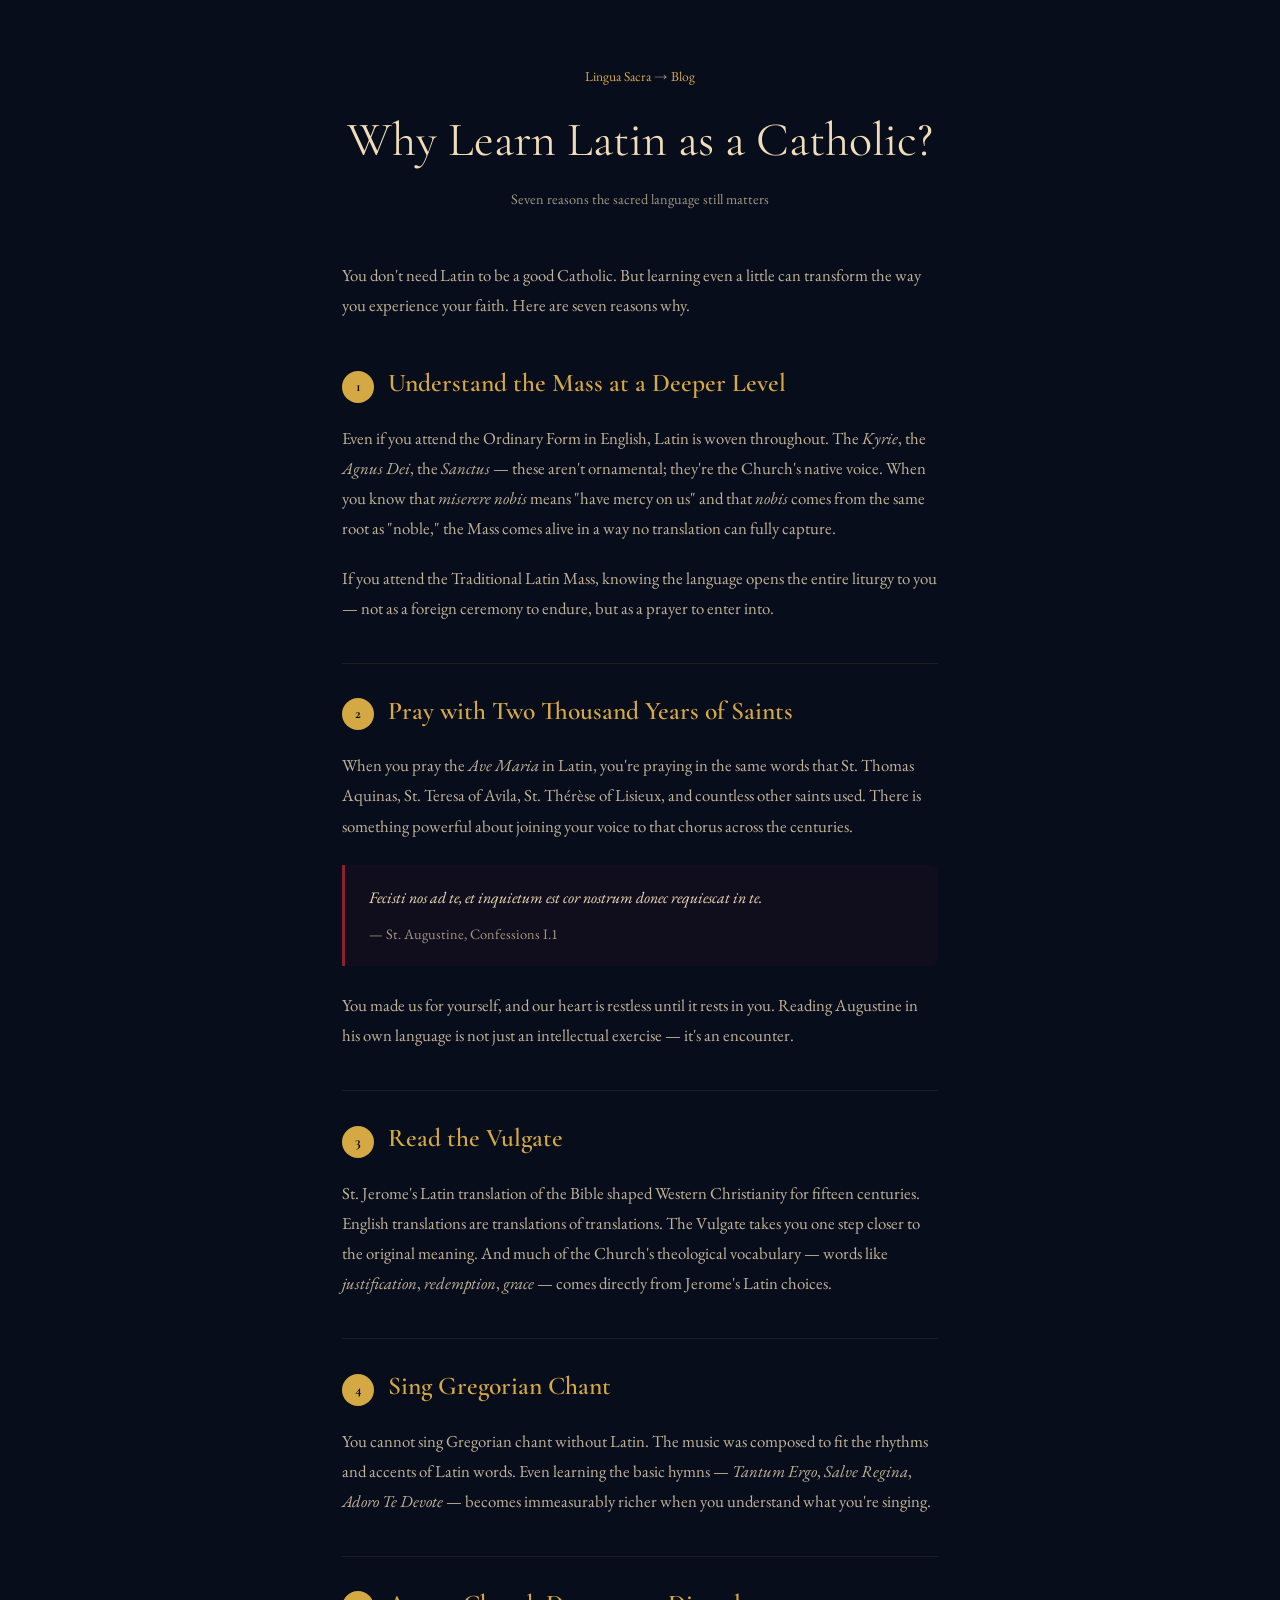
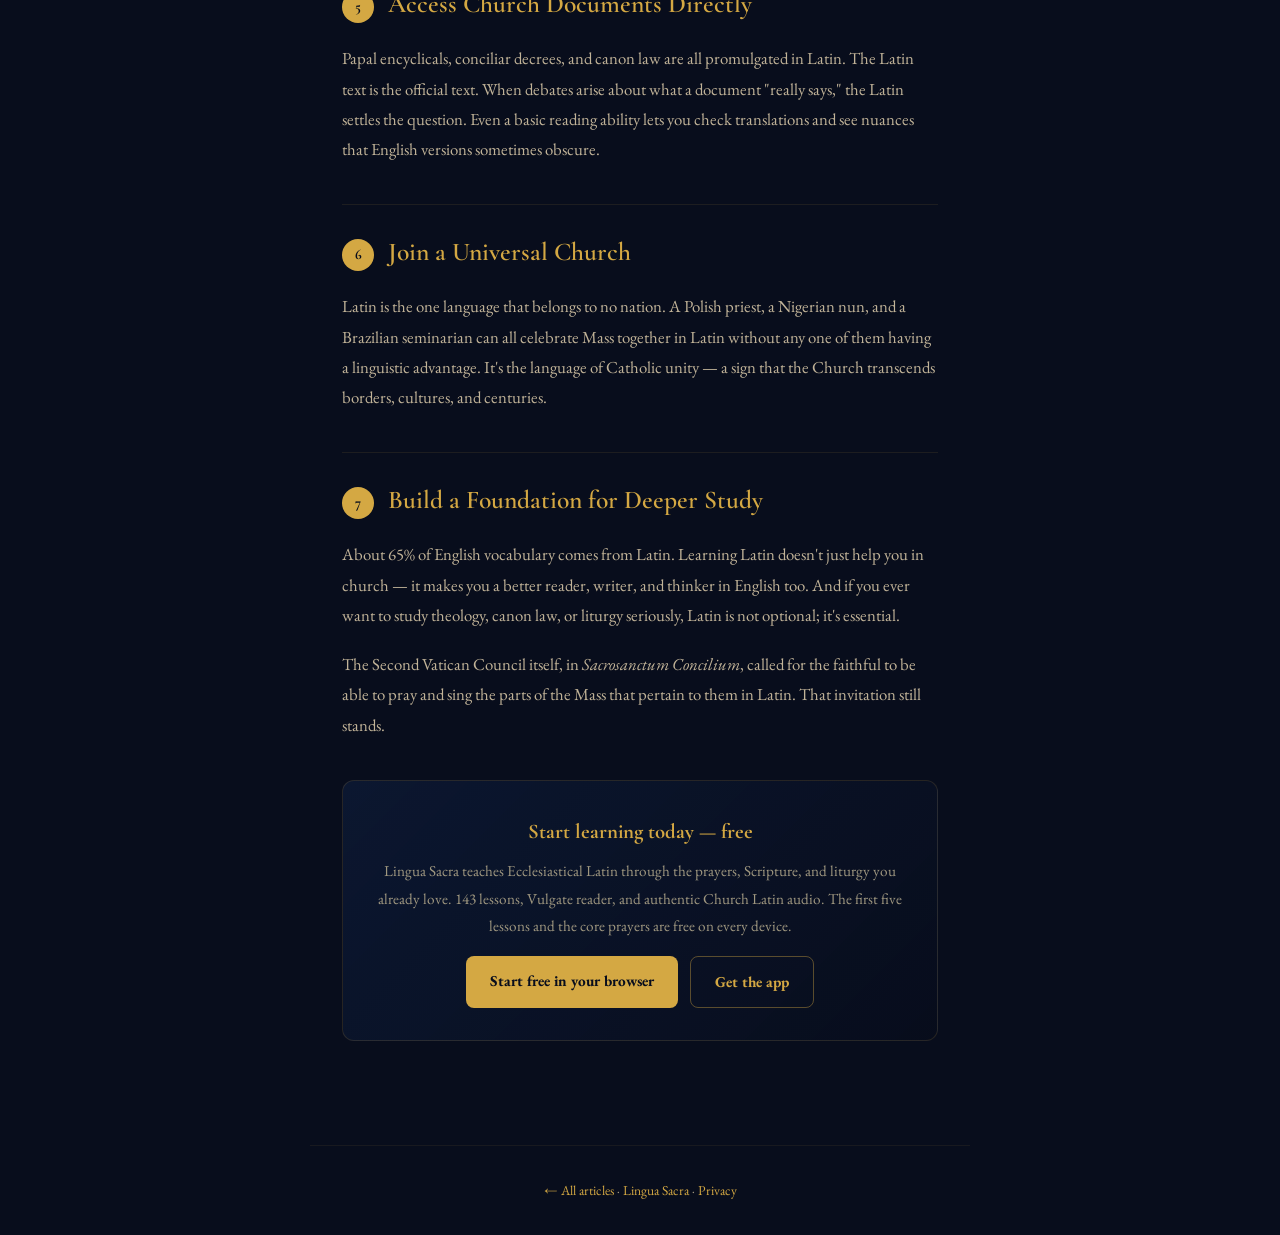
<file: blog/why-learn-latin-as-a-catholic.html>
<!DOCTYPE html>
<html lang="en">
<head>
<meta charset="UTF-8">
<meta name="viewport" content="width=device-width, initial-scale=1.0">
<title>Why Learn Latin as a Catholic? 7 Reasons — Lingua Sacra</title>
<meta name="description" content="Seven compelling reasons why learning Latin deepens your Catholic faith — from understanding the Mass to praying with the saints to reading Scripture in the Vulgate.">
<meta property="og:title" content="Why Learn Latin as a Catholic? 7 Reasons">
<meta property="og:description" content="Latin isn't dead — it's the living language of the Church. Here's why learning it matters.">
<meta property="og:type" content="article">
<meta property="og:url" content="https://applinguasacra.com/blog/why-learn-latin-as-a-catholic.html">
<meta property="og:image" content="https://applinguasacra.com/img/og-image.png">
<meta name="twitter:card" content="summary_large_image">
<meta name="twitter:title" content="Why Learn Latin as a Catholic? 7 Reasons">
<meta name="twitter:description" content="Latin isn't dead — it's the living language of the Church. Here's why learning it matters.">
<meta name="twitter:image" content="https://applinguasacra.com/img/og-image.png">
<link rel="canonical" href="https://applinguasacra.com/blog/why-learn-latin-as-a-catholic.html">
<link rel="icon" type="image/png" sizes="32x32" href="../img/favicon-32.png">
<link href="https://fonts.googleapis.com/css2?family=EB+Garamond:ital,wght@0,400;0,500;0,600;0,700;1,400&family=Cormorant+Garamond:wght@300;400;600;700&display=swap" rel="stylesheet">
<style>
:root{--ink:#080D1C;--navy:#0E1E3E;--gold:#D4A843;--gold-light:#E8C96A;--parchment:#F0DDB8;--parchment-mid:rgba(240,221,184,0.8);--stone:#A09880;--crimson:#8B2030}
*{margin:0;padding:0;box-sizing:border-box}
body{background:var(--ink);color:var(--parchment);font-family:'EB Garamond',serif;line-height:1.8}
a{color:var(--gold);text-decoration:none}a:hover{color:var(--gold-light)}
.article-header{padding:4rem 2rem 3rem;text-align:center;max-width:700px;margin:0 auto}
.article-header .breadcrumb{font-size:.85rem;color:var(--stone);margin-bottom:1.5rem}
.article-header h1{font-family:'Cormorant Garamond',serif;font-size:clamp(2rem,5vw,3rem);font-weight:400;color:var(--parchment);line-height:1.2;margin-bottom:1rem}
.article-header .meta{font-size:.9rem;color:var(--stone)}
article{max-width:660px;margin:0 auto;padding:0 2rem 4rem}
article h2{font-family:'Cormorant Garamond',serif;font-size:1.6rem;font-weight:600;color:var(--gold);margin:2.5rem 0 1rem;padding-top:1.5rem;border-top:1px solid rgba(212,168,67,0.1)}
article h2:first-of-type{border-top:none;padding-top:0}
article p{margin-bottom:1.2rem;font-size:1.05rem;color:var(--parchment-mid)}
article .quote-block{background:rgba(139,32,48,0.06);border-left:3px solid var(--crimson);padding:1.2rem 1.5rem;margin:1.5rem 0;border-radius:0 8px 8px 0;font-style:italic}
article .quote-block .attribution{font-style:normal;color:var(--stone);font-size:.9rem;margin-top:.5rem}
article .number{display:inline-block;width:32px;height:32px;line-height:32px;text-align:center;background:var(--gold);color:var(--ink);border-radius:50%;font-weight:700;font-size:.9rem;margin-right:.5rem;vertical-align:middle}
.cta-box{background:linear-gradient(135deg,rgba(14,30,62,0.6),rgba(8,13,28,0.8));border:1px solid rgba(212,168,67,0.15);border-radius:12px;padding:2rem;text-align:center;margin:2.5rem 0}
.cta-box h3{font-family:'Cormorant Garamond',serif;font-size:1.3rem;color:var(--gold);margin-bottom:.5rem}
.cta-box p{color:var(--stone);font-size:.95rem;margin-bottom:1rem}
.cta-box .cta-buttons{display:flex;gap:.8rem;justify-content:center;flex-wrap:wrap}
.cta-box a.btn{display:inline-block;background:var(--gold);color:var(--ink);font-weight:700;padding:.7rem 1.5rem;border-radius:8px;font-size:.95rem;transition:transform .2s,box-shadow .3s;text-decoration:none}
.cta-box a.btn:hover{transform:translateY(-1px);box-shadow:0 6px 20px rgba(212,168,67,0.3)}
.cta-box a.btn-outline{background:transparent;color:var(--gold);border:1.5px solid rgba(212,168,67,0.4)}
.cta-box a.btn-outline:hover{border-color:var(--gold);background:rgba(212,168,67,0.06)}
.article-footer{max-width:660px;margin:0 auto;padding:2rem;text-align:center;border-top:1px solid rgba(212,168,67,0.08);color:var(--stone);font-size:.85rem}
</style>
<script src="/assets/analytics.js"
        data-posthog-key=""
        data-posthog-host="https://us.i.posthog.com"
        defer></script>
</head>
<body>
<header class="article-header">
  <div class="breadcrumb"><a href="/">Lingua Sacra</a> &rarr; <a href="/blog/">Blog</a></div>
  <h1>Why Learn Latin as a Catholic?</h1>
  <div class="meta">Seven reasons the sacred language still matters</div>
</header>
<article>
  <p>You don't need Latin to be a good Catholic. But learning even a little can transform the way you experience your faith. Here are seven reasons why.</p>

  <h2><span class="number">1</span> Understand the Mass at a Deeper Level</h2>
  <p>Even if you attend the Ordinary Form in English, Latin is woven throughout. The <em>Kyrie</em>, the <em>Agnus Dei</em>, the <em>Sanctus</em> &mdash; these aren't ornamental; they're the Church's native voice. When you know that <em>miserere nobis</em> means "have mercy on us" and that <em>nobis</em> comes from the same root as "noble," the Mass comes alive in a way no translation can fully capture.</p>
  <p>If you attend the Traditional Latin Mass, knowing the language opens the entire liturgy to you &mdash; not as a foreign ceremony to endure, but as a prayer to enter into.</p>

  <h2><span class="number">2</span> Pray with Two Thousand Years of Saints</h2>
  <p>When you pray the <em>Ave Maria</em> in Latin, you're praying in the same words that St. Thomas Aquinas, St. Teresa of Avila, St. Th&eacute;r&egrave;se of Lisieux, and countless other saints used. There is something powerful about joining your voice to that chorus across the centuries.</p>
  <div class="quote-block">
    <em>Fecisti nos ad te, et inquietum est cor nostrum donec requiescat in te.</em>
    <div class="attribution">&mdash; St. Augustine, Confessions I.1</div>
  </div>
  <p>You made us for yourself, and our heart is restless until it rests in you. Reading Augustine in his own language is not just an intellectual exercise &mdash; it's an encounter.</p>

  <h2><span class="number">3</span> Read the Vulgate</h2>
  <p>St. Jerome's Latin translation of the Bible shaped Western Christianity for fifteen centuries. English translations are translations of translations. The Vulgate takes you one step closer to the original meaning. And much of the Church's theological vocabulary &mdash; words like <em>justification</em>, <em>redemption</em>, <em>grace</em> &mdash; comes directly from Jerome's Latin choices.</p>

  <h2><span class="number">4</span> Sing Gregorian Chant</h2>
  <p>You cannot sing Gregorian chant without Latin. The music was composed to fit the rhythms and accents of Latin words. Even learning the basic hymns &mdash; <em>Tantum Ergo</em>, <em>Salve Regina</em>, <em>Adoro Te Devote</em> &mdash; becomes immeasurably richer when you understand what you're singing.</p>

  <h2><span class="number">5</span> Access Church Documents Directly</h2>
  <p>Papal encyclicals, conciliar decrees, and canon law are all promulgated in Latin. The Latin text is the official text. When debates arise about what a document "really says," the Latin settles the question. Even a basic reading ability lets you check translations and see nuances that English versions sometimes obscure.</p>

  <h2><span class="number">6</span> Join a Universal Church</h2>
  <p>Latin is the one language that belongs to no nation. A Polish priest, a Nigerian nun, and a Brazilian seminarian can all celebrate Mass together in Latin without any one of them having a linguistic advantage. It's the language of Catholic unity &mdash; a sign that the Church transcends borders, cultures, and centuries.</p>

  <h2><span class="number">7</span> Build a Foundation for Deeper Study</h2>
  <p>About 65% of English vocabulary comes from Latin. Learning Latin doesn't just help you in church &mdash; it makes you a better reader, writer, and thinker in English too. And if you ever want to study theology, canon law, or liturgy seriously, Latin is not optional; it's essential.</p>
  <p>The Second Vatican Council itself, in <em>Sacrosanctum Concilium</em>, called for the faithful to be able to pray and sing the parts of the Mass that pertain to them in Latin. That invitation still stands.</p>

  <div class="cta-box">
    <h3>Start learning today &mdash; free</h3>
    <p>Lingua Sacra teaches Ecclesiastical Latin through the prayers, Scripture, and liturgy you already love. 143 lessons, Vulgate reader, and authentic Church Latin audio. The first five lessons and the core prayers are free on every device.</p>
    <div class="cta-buttons">
      <a href="https://app.applinguasacra.com" class="btn">Start free in your browser</a>
      <a href="/#download" class="btn btn-outline">Get the app</a>
    </div>
  </div>
</article>
<footer class="article-footer">
  <p><a href="/blog/">&larr; All articles</a> &middot; <a href="/">Lingua Sacra</a> &middot; <a href="/privacy.html">Privacy</a></p>
</footer>
</body>
</html>
</file>
